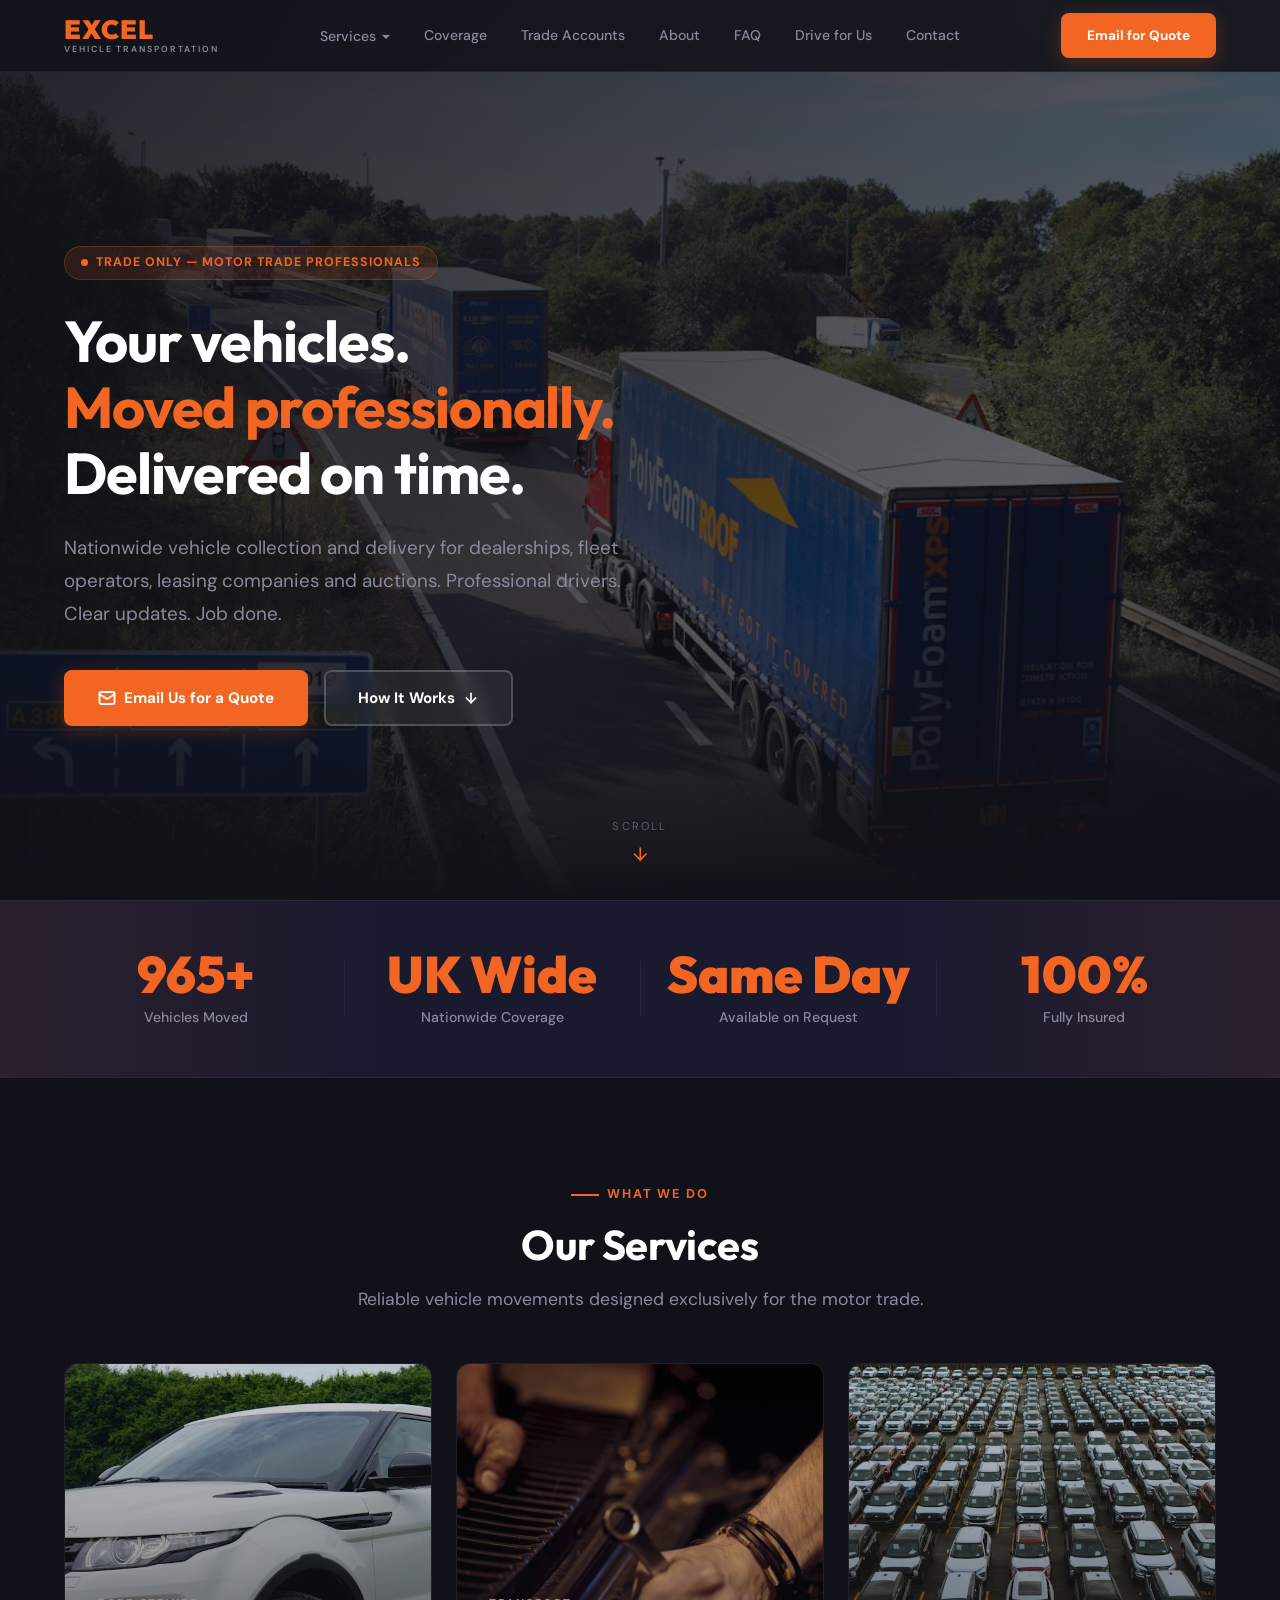
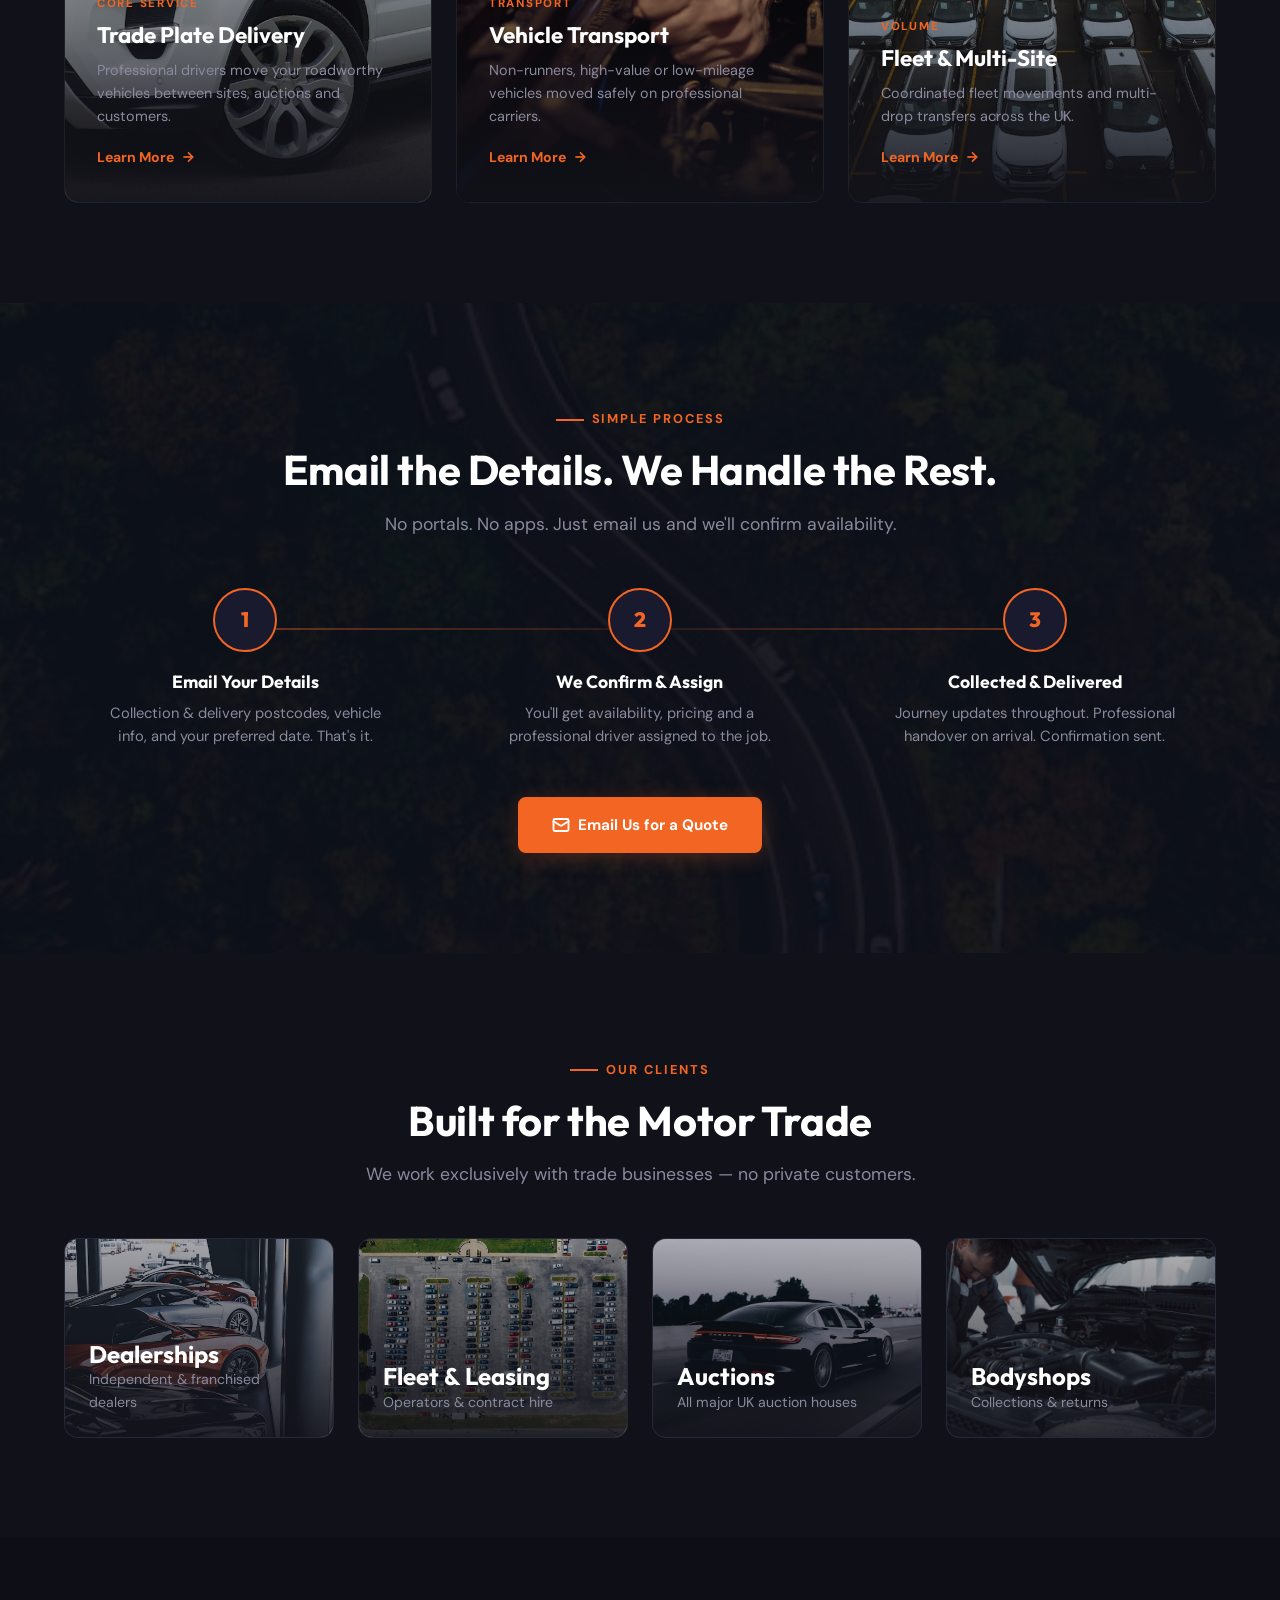
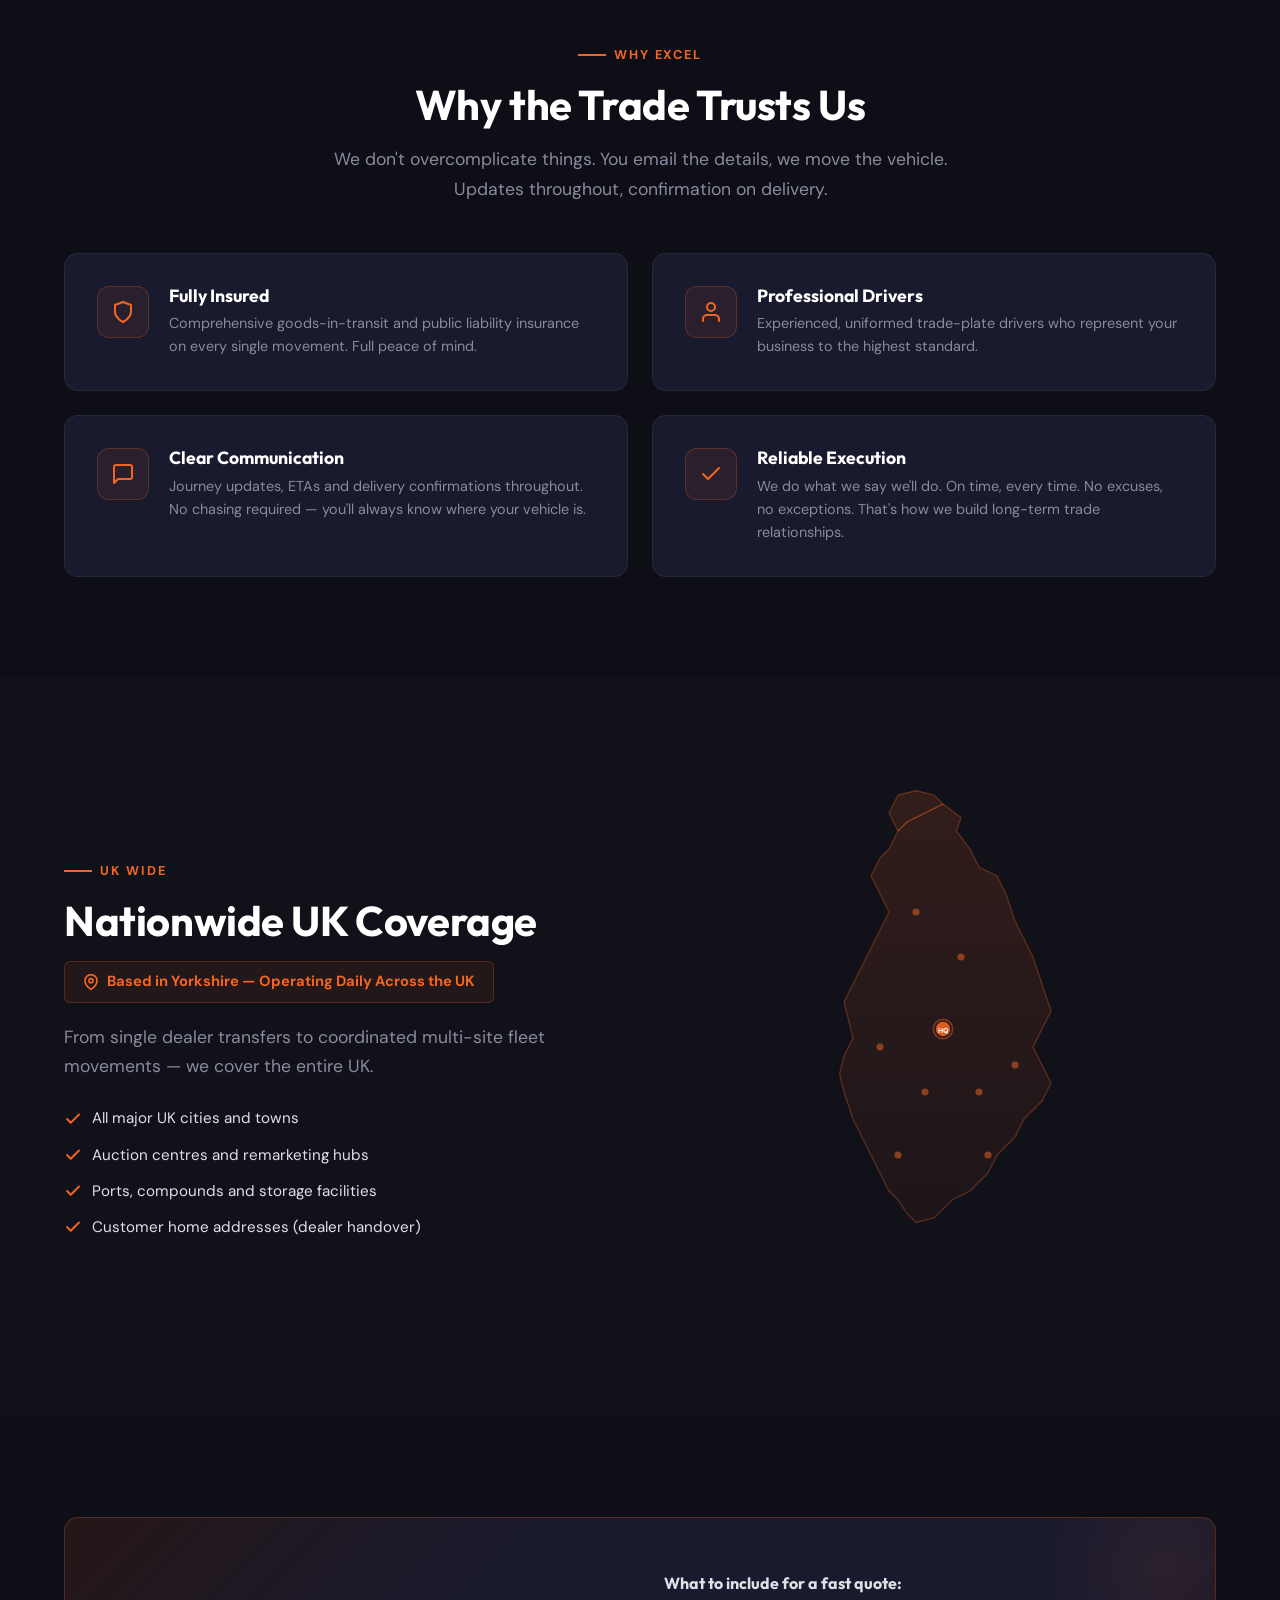
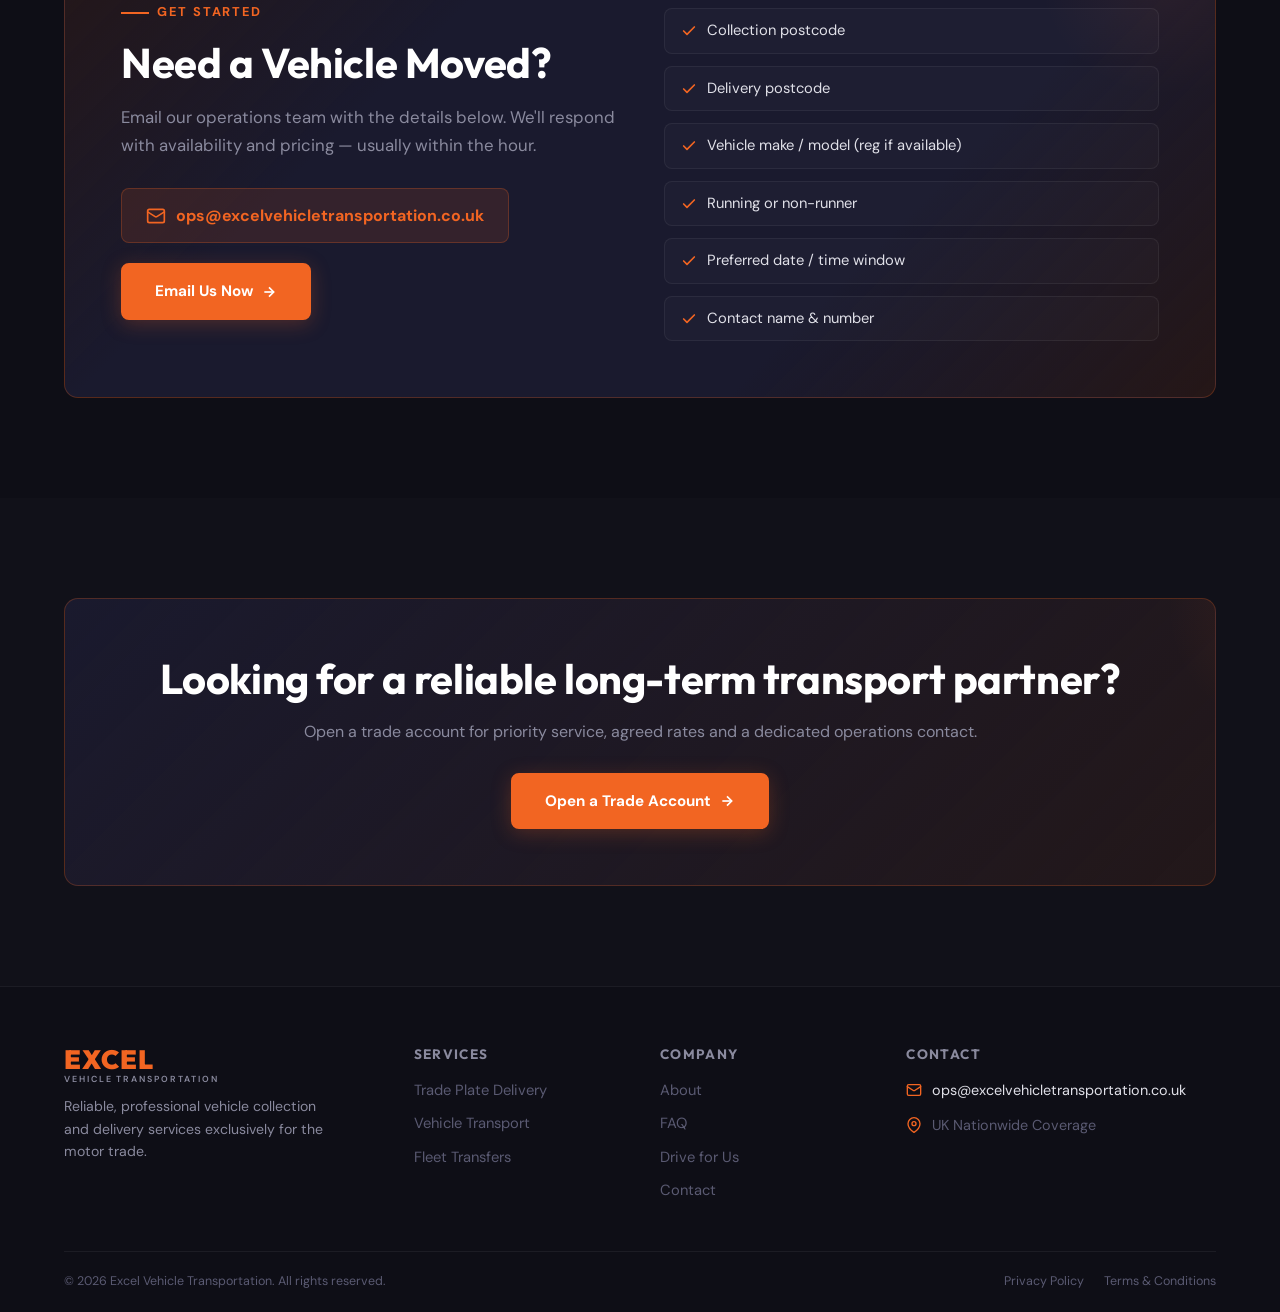
<file: index.html>
<!DOCTYPE html>
<html lang="en-GB">
<head>
  <meta charset="UTF-8">
  <meta name="viewport" content="width=device-width, initial-scale=1.0">
  <title>Excel Vehicle Transportation — Trade Vehicle Collection &amp; Delivery UK</title>
  <meta name="description" content="Professional vehicle collection and delivery for the motor trade. Trade plate drivers, vehicle transport, nationwide UK coverage. Email for a quote.">
  <link rel="preconnect" href="https://fonts.googleapis.com">
  <link rel="preconnect" href="https://fonts.gstatic.com" crossorigin>
  <link href="https://fonts.googleapis.com/css2?family=DM+Sans:wght@400;500;600;700&family=Outfit:wght@400;500;600;700;800;900&display=swap" rel="stylesheet">
  <link rel="stylesheet" href="css/style.css">
</head>
<body>

  <!-- HEADER -->
  <header class="header">
    <div class="header__inner">
      <a href="index.html" class="logo"><span class="logo__main">EXCEL</span><span class="logo__sub">Vehicle Transportation</span></a>
      <nav class="nav">
        <div class="nav__dropdown">
          <a href="services.html" class="nav__link nav__dropdown-trigger">Services</a>
          <div class="nav__dropdown-menu">
            <a href="services.html#trade-plate">Trade Plate Delivery</a>
            <a href="services.html#vehicle-transport">Vehicle Transport</a>
            <a href="services.html#add-ons">Optional Add-Ons</a>
          </div>
        </div>
        <a href="index.html#coverage" class="nav__link">Coverage</a>
        <a href="index.html#trade-account" class="nav__link">Trade Accounts</a>
        <a href="about.html" class="nav__link">About</a>
        <a href="faq.html" class="nav__link">FAQ</a>
        <a href="drive-for-us.html" class="nav__link">Drive for Us</a>
        <a href="contact.html" class="nav__link">Contact</a>
      </nav>
      <a href="contact.html" class="btn btn--primary header__cta header__cta--desktop">Email for Quote</a>
      <button class="menu-toggle" aria-label="Toggle menu"><span></span><span></span><span></span></button>
    </div>
  </header>

  <!-- ===== HERO ===== -->
  <section class="hero">
    <div class="hero__img">
      <img src="images/hero1.jpg" alt="UK motorway with vehicles in transit" loading="eager">
    </div>

    <div class="container">
      <div class="hero__content">
        <div class="hero__badge fade-up">
          <span class="hero__badge-dot"></span>
          Trade Only — Motor Trade Professionals
        </div>

        <h1 class="fade-up">Your vehicles.<br><span>Moved professionally.</span><br>Delivered on time.</h1>

        <p class="hero__text fade-up">
          Nationwide vehicle collection and delivery for dealerships, fleet operators, leasing companies and auctions. Professional drivers. Clear updates. Job done.
        </p>

        <div class="btn-group fade-up">
          <a href="mailto:ops@excelvehicletransportation.co.uk?subject=Vehicle%20Movement%20Quote" class="btn btn--primary">
            <svg width="18" height="18" viewBox="0 0 24 24" fill="none" stroke="currentColor" stroke-width="2.5" stroke-linecap="round" stroke-linejoin="round"><rect x="2" y="4" width="20" height="16" rx="2"/><path d="m22 7-8.97 5.7a1.94 1.94 0 0 1-2.06 0L2 7"/></svg>
            Email Us for a Quote
          </a>
          <a href="#how-it-works" class="btn btn--outline">
            How It Works
            <svg width="16" height="16" viewBox="0 0 24 24" fill="none" stroke="currentColor" stroke-width="2.5" stroke-linecap="round" stroke-linejoin="round"><line x1="12" y1="5" x2="12" y2="19"/><polyline points="19 12 12 19 5 12"/></svg>
          </a>
        </div>
      </div>
    </div>

    <div class="hero__scroll">
      <span>Scroll</span>
      <svg viewBox="0 0 24 24" fill="none" stroke="currentColor" stroke-width="2" stroke-linecap="round" stroke-linejoin="round"><line x1="12" y1="5" x2="12" y2="19"/><polyline points="19 12 12 19 5 12"/></svg>
    </div>
  </section>

  <!-- ===== STATS BAR ===== -->
  <div class="stats">
    <div class="container">
      <div class="stats__grid">
        <div class="stat fade-up">
          <div class="stat__number" data-count="1000">0</div>
          <div class="stat__label">Vehicles Moved</div>
        </div>
        <div class="stat fade-up">
          <div class="stat__number">UK Wide</div>
          <div class="stat__label">Nationwide Coverage</div>
        </div>
        <div class="stat fade-up">
          <div class="stat__number">Same Day</div>
          <div class="stat__label">Available on Request</div>
        </div>
        <div class="stat fade-up">
          <div class="stat__number">100%</div>
          <div class="stat__label">Fully Insured</div>
        </div>
      </div>
    </div>
  </div>

  <!-- ===== OUR SERVICES — Image Cards ===== -->
  <section class="section">
    <div class="container">
      <div class="text-center">
        <div class="section-label fade-up">What We Do</div>
        <h2 class="fade-up">Our Services</h2>
        <p class="section-subtitle centered fade-up">Reliable vehicle movements designed exclusively for the motor trade.</p>
      </div>

      <div class="services-img-grid stagger">
        <!-- Trade Plate Delivery -->
        <a href="services.html#trade-plate" class="service-img-card fade-up" style="--i:0">
          <div class="service-img-card__img">
            <img src="images/suv-road.jpg" alt="Trade plate delivery — vehicle on the road" loading="lazy">
          </div>
          <div class="service-img-card__overlay"></div>
          <div class="service-img-card__content">
            <div class="service-img-card__tag">Core Service</div>
            <h3>Trade Plate Delivery</h3>
            <p>Professional drivers move your roadworthy vehicles between sites, auctions and customers.</p>
            <div class="service-img-card__cta">
              Learn More
              <svg viewBox="0 0 24 24"><line x1="5" y1="12" x2="19" y2="12"/><polyline points="12 5 19 12 12 19"/></svg>
            </div>
          </div>
        </a>

        <!-- Vehicle Transport -->
        <a href="services.html#vehicle-transport" class="service-img-card fade-up" style="--i:1">
          <div class="service-img-card__img">
            <img src="images/car-transport.jpg" alt="Vehicle transport on carrier" loading="lazy">
          </div>
          <div class="service-img-card__overlay"></div>
          <div class="service-img-card__content">
            <div class="service-img-card__tag">Transport</div>
            <h3>Vehicle Transport</h3>
            <p>Non-runners, high-value or low-mileage vehicles moved safely on professional carriers.</p>
            <div class="service-img-card__cta">
              Learn More
              <svg viewBox="0 0 24 24"><line x1="5" y1="12" x2="19" y2="12"/><polyline points="12 5 19 12 12 19"/></svg>
            </div>
          </div>
        </a>

        <!-- Fleet & Multi-Site -->
        <a href="services.html#add-ons" class="service-img-card fade-up" style="--i:2">
          <div class="service-img-card__img">
            <img src="images/fleet-aerial.jpg" alt="Fleet of vehicles in storage yard" loading="lazy">
          </div>
          <div class="service-img-card__overlay"></div>
          <div class="service-img-card__content">
            <div class="service-img-card__tag">Volume</div>
            <h3>Fleet &amp; Multi-Site</h3>
            <p>Coordinated fleet movements and multi-drop transfers across the UK.</p>
            <div class="service-img-card__cta">
              Learn More
              <svg viewBox="0 0 24 24"><line x1="5" y1="12" x2="19" y2="12"/><polyline points="12 5 19 12 12 19"/></svg>
            </div>
          </div>
        </a>
      </div>
    </div>
  </section>

  <!-- ===== HOW IT WORKS ===== -->
  <section class="section section--img-bg" id="how-it-works">
    <div class="section__bg">
      <img src="images/road.jpg" alt="" loading="lazy">
    </div>
    <div class="container">
      <div class="text-center">
        <div class="section-label fade-up">Simple Process</div>
        <h2 class="fade-up">Email the Details. We Handle the Rest.</h2>
        <p class="section-subtitle centered fade-up">No portals. No apps. Just email us and we'll confirm availability.</p>
      </div>

      <div class="steps stagger">
        <div class="step fade-up" style="--i:0">
          <div class="step__number">1</div>
          <h3>Email Your Details</h3>
          <p>Collection &amp; delivery postcodes, vehicle info, and your preferred date. That's it.</p>
        </div>
        <div class="step fade-up" style="--i:1">
          <div class="step__number">2</div>
          <h3>We Confirm &amp; Assign</h3>
          <p>You'll get availability, pricing and a professional driver assigned to the job.</p>
        </div>
        <div class="step fade-up" style="--i:2">
          <div class="step__number">3</div>
          <h3>Collected &amp; Delivered</h3>
          <p>Journey updates throughout. Professional handover on arrival. Confirmation sent.</p>
        </div>
      </div>

      <div class="text-center fade-up" style="margin-top:48px;">
        <a href="mailto:ops@excelvehicletransportation.co.uk?subject=Vehicle%20Movement%20Quote" class="btn btn--primary">
          <svg width="18" height="18" viewBox="0 0 24 24" fill="none" stroke="currentColor" stroke-width="2.5" stroke-linecap="round" stroke-linejoin="round"><rect x="2" y="4" width="20" height="16" rx="2"/><path d="m22 7-8.97 5.7a1.94 1.94 0 0 1-2.06 0L2 7"/></svg>
          Email Us for a Quote
        </a>
      </div>
    </div>
  </section>

  <!-- ===== WHO WE WORK WITH ===== -->
  <section class="section">
    <div class="container">
      <div class="text-center">
        <div class="section-label fade-up">Our Clients</div>
        <h2 class="fade-up">Built for the Motor Trade</h2>
        <p class="section-subtitle centered fade-up">We work exclusively with trade businesses — no private customers.</p>
      </div>

      <div class="clients-grid stagger">
        <div class="client-card client-card--img fade-up" style="--i:0">
          <div class="client-card__bg"><img src="images/car-rows.jpg" alt="Cars in dealership showroom" loading="lazy"></div>
          <div class="client-card__label"><h3>Dealerships</h3><p>Independent &amp; franchised dealers</p></div>
        </div>
        <div class="client-card client-card--img fade-up" style="--i:1">
          <div class="client-card__bg"><img src="images/parking-rows.jpg" alt="Fleet vehicles parked in rows" loading="lazy"></div>
          <div class="client-card__label"><h3>Fleet &amp; Leasing</h3><p>Operators &amp; contract hire</p></div>
        </div>
        <div class="client-card client-card--img fade-up" style="--i:2">
          <div class="client-card__bg"><img src="images/auction.jpg" alt="Vehicle auction" loading="lazy"></div>
          <div class="client-card__label"><h3>Auctions</h3><p>All major UK auction houses</p></div>
        </div>
        <div class="client-card client-card--img fade-up" style="--i:3">
          <div class="client-card__bg"><img src="images/bodyshop.jpg" alt="Bodyshop and repair centre" loading="lazy"></div>
          <div class="client-card__label"><h3>Bodyshops</h3><p>Collections &amp; returns</p></div>
        </div>
      </div>
    </div>
  </section>

  <!-- ===== WHY CHOOSE US ===== -->
  <section class="section section--dark">
    <div class="container">
      <div class="text-center">
        <div class="section-label fade-up">Why Excel</div>
        <h2 class="fade-up">Why the Trade Trusts Us</h2>
        <p class="section-subtitle centered fade-up">We don't overcomplicate things. You email the details, we move the vehicle. Updates throughout, confirmation on delivery.</p>
      </div>

      <div class="why-grid stagger">
        <div class="why-card fade-up" style="--i:0">
          <div class="why-card__icon">
            <svg viewBox="0 0 24 24" fill="none" stroke="currentColor" stroke-width="2" stroke-linecap="round" stroke-linejoin="round"><path d="M12 22s8-4 8-10V5l-8-3-8 3v7c0 6 8 10 8 10z"/></svg>
          </div>
          <div>
            <h3>Fully Insured</h3>
            <p>Comprehensive goods-in-transit and public liability insurance on every single movement. Full peace of mind.</p>
          </div>
        </div>
        <div class="why-card fade-up" style="--i:1">
          <div class="why-card__icon">
            <svg viewBox="0 0 24 24" fill="none" stroke="currentColor" stroke-width="2" stroke-linecap="round" stroke-linejoin="round"><path d="M20 21v-2a4 4 0 0 0-4-4H8a4 4 0 0 0-4 4v2"/><circle cx="12" cy="7" r="4"/></svg>
          </div>
          <div>
            <h3>Professional Drivers</h3>
            <p>Experienced, uniformed trade-plate drivers who represent your business to the highest standard.</p>
          </div>
        </div>
        <div class="why-card fade-up" style="--i:2">
          <div class="why-card__icon">
            <svg viewBox="0 0 24 24" fill="none" stroke="currentColor" stroke-width="2" stroke-linecap="round" stroke-linejoin="round"><path d="M21 15a2 2 0 0 1-2 2H7l-4 4V5a2 2 0 0 1 2-2h14a2 2 0 0 1 2 2z"/></svg>
          </div>
          <div>
            <h3>Clear Communication</h3>
            <p>Journey updates, ETAs and delivery confirmations throughout. No chasing required — you'll always know where your vehicle is.</p>
          </div>
        </div>
        <div class="why-card fade-up" style="--i:3">
          <div class="why-card__icon">
            <svg viewBox="0 0 24 24" fill="none" stroke="currentColor" stroke-width="2" stroke-linecap="round" stroke-linejoin="round"><polyline points="20 6 9 17 4 12"/></svg>
          </div>
          <div>
            <h3>Reliable Execution</h3>
            <p>We do what we say we'll do. On time, every time. No excuses, no exceptions. That's how we build long-term trade relationships.</p>
          </div>
        </div>
      </div>
    </div>
  </section>

  <!-- ===== NATIONWIDE COVERAGE ===== -->
  <section class="section" id="coverage">
    <div class="container">
      <div class="coverage">
        <div class="coverage__inner">
          <div class="coverage__text fade-up">
            <div class="section-label">UK Wide</div>
            <h2>Nationwide UK Coverage</h2>
            <div class="coverage__highlight">
              <svg width="16" height="16" viewBox="0 0 24 24" fill="none" stroke="currentColor" stroke-width="2.5" stroke-linecap="round" stroke-linejoin="round"><path d="M21 10c0 7-9 13-9 13s-9-6-9-13a9 9 0 0 1 18 0z"/><circle cx="12" cy="10" r="3"/></svg>
              Based in Yorkshire — Operating Daily Across the UK
            </div>
            <p class="section-subtitle">From single dealer transfers to coordinated multi-site fleet movements — we cover the entire UK.</p>
            <ul class="coverage__list">
              <li><svg viewBox="0 0 24 24" fill="none" stroke="currentColor" stroke-width="2.5" stroke-linecap="round" stroke-linejoin="round"><polyline points="20 6 9 17 4 12"/></svg>All major UK cities and towns</li>
              <li><svg viewBox="0 0 24 24" fill="none" stroke="currentColor" stroke-width="2.5" stroke-linecap="round" stroke-linejoin="round"><polyline points="20 6 9 17 4 12"/></svg>Auction centres and remarketing hubs</li>
              <li><svg viewBox="0 0 24 24" fill="none" stroke="currentColor" stroke-width="2.5" stroke-linecap="round" stroke-linejoin="round"><polyline points="20 6 9 17 4 12"/></svg>Ports, compounds and storage facilities</li>
              <li><svg viewBox="0 0 24 24" fill="none" stroke="currentColor" stroke-width="2.5" stroke-linecap="round" stroke-linejoin="round"><polyline points="20 6 9 17 4 12"/></svg>Customer home addresses (dealer handover)</li>
            </ul>
          </div>

          <div class="coverage__map fade-up">
            <svg viewBox="0 0 400 600" fill="none" xmlns="http://www.w3.org/2000/svg">
              <defs>
                <linearGradient id="map-grad" x1="200" y1="0" x2="200" y2="600" gradientUnits="userSpaceOnUse">
                  <stop offset="0" stop-color="#F26522" stop-opacity="0.15"/>
                  <stop offset="1" stop-color="#F26522" stop-opacity="0.03"/>
                </linearGradient>
              </defs>
              <path d="M180 40 L200 30 L220 45 L215 60 L230 80 L240 100 L260 110 L270 130 L280 160 L290 180 L300 200 L310 230 L320 260 L310 280 L300 300 L310 320 L320 340 L310 360 L290 380 L280 400 L260 420 L250 440 L240 450 L230 460 L210 470 L200 480 L190 490 L170 495 L160 485 L150 470 L140 460 L130 440 L120 420 L110 400 L100 380 L90 350 L85 330 L90 310 L100 290 L95 270 L90 250 L100 230 L110 210 L120 190 L130 170 L140 150 L130 130 L120 110 L130 90 L140 80 L150 60 L160 50 Z" fill="url(#map-grad)" stroke="#F26522" stroke-width="1.5" stroke-opacity="0.3"/>
              <path d="M150 60 L140 40 L150 20 L170 15 L190 20 L200 30 L180 40 L160 50 Z" fill="url(#map-grad)" stroke="#F26522" stroke-width="1.5" stroke-opacity="0.3"/>
              <circle cx="200" cy="280" r="8" fill="#F26522" opacity="0.9"/>
              <text x="200" y="284" text-anchor="middle" fill="white" font-size="8" font-weight="bold">HQ</text>
              <circle cx="180" cy="350" r="4" fill="#F26522" opacity="0.5"/>
              <circle cx="250" cy="420" r="4" fill="#F26522" opacity="0.5"/>
              <circle cx="220" cy="200" r="4" fill="#F26522" opacity="0.5"/>
              <circle cx="170" cy="150" r="4" fill="#F26522" opacity="0.5"/>
              <circle cx="280" cy="320" r="4" fill="#F26522" opacity="0.5"/>
              <circle cx="150" cy="420" r="4" fill="#F26522" opacity="0.5"/>
              <circle cx="130" cy="300" r="4" fill="#F26522" opacity="0.5"/>
              <circle cx="240" cy="350" r="4" fill="#F26522" opacity="0.5"/>
              <circle cx="200" cy="280" r="8" fill="none" stroke="#F26522" stroke-width="2" opacity="0.4">
                <animate attributeName="r" from="8" to="24" dur="2s" repeatCount="indefinite"/>
                <animate attributeName="opacity" from="0.5" to="0" dur="2s" repeatCount="indefinite"/>
              </circle>
            </svg>
          </div>
        </div>
      </div>
    </div>
  </section>

  <!-- ===== QUICK QUOTE CTA ===== -->
  <section class="section section--dark" id="trade-account">
    <div class="container">
      <div class="quick-quote fade-up">
        <div class="quick-quote__inner">
          <div class="quick-quote__left">
            <div class="section-label">Get Started</div>
            <h2>Need a Vehicle Moved?</h2>
            <p>Email our operations team with the details below. We'll respond with availability and pricing — usually within the hour.</p>
            <a href="mailto:ops@excelvehicletransportation.co.uk?subject=Vehicle%20Movement%20Quote" class="quick-quote__email">
              <svg viewBox="0 0 24 24" fill="none" stroke="currentColor" stroke-width="2" stroke-linecap="round" stroke-linejoin="round"><rect x="2" y="4" width="20" height="16" rx="2"/><path d="m22 7-8.97 5.7a1.94 1.94 0 0 1-2.06 0L2 7"/></svg>
              ops@excelvehicletransportation.co.uk
            </a>
            <br>
            <a href="mailto:ops@excelvehicletransportation.co.uk?subject=Vehicle%20Movement%20Quote" class="btn btn--primary">
              Email Us Now
              <svg class="arrow-icon" viewBox="0 0 24 24"><line x1="5" y1="12" x2="19" y2="12"/><polyline points="12 5 19 12 12 19"/></svg>
            </a>
          </div>
          <div class="quick-quote__right">
            <h3>What to include for a fast quote:</h3>
            <ul class="quote-checklist">
              <li><svg viewBox="0 0 24 24" fill="none" stroke="currentColor" stroke-width="2.5" stroke-linecap="round" stroke-linejoin="round"><polyline points="20 6 9 17 4 12"/></svg>Collection postcode</li>
              <li><svg viewBox="0 0 24 24" fill="none" stroke="currentColor" stroke-width="2.5" stroke-linecap="round" stroke-linejoin="round"><polyline points="20 6 9 17 4 12"/></svg>Delivery postcode</li>
              <li><svg viewBox="0 0 24 24" fill="none" stroke="currentColor" stroke-width="2.5" stroke-linecap="round" stroke-linejoin="round"><polyline points="20 6 9 17 4 12"/></svg>Vehicle make / model (reg if available)</li>
              <li><svg viewBox="0 0 24 24" fill="none" stroke="currentColor" stroke-width="2.5" stroke-linecap="round" stroke-linejoin="round"><polyline points="20 6 9 17 4 12"/></svg>Running or non-runner</li>
              <li><svg viewBox="0 0 24 24" fill="none" stroke="currentColor" stroke-width="2.5" stroke-linecap="round" stroke-linejoin="round"><polyline points="20 6 9 17 4 12"/></svg>Preferred date / time window</li>
              <li><svg viewBox="0 0 24 24" fill="none" stroke="currentColor" stroke-width="2.5" stroke-linecap="round" stroke-linejoin="round"><polyline points="20 6 9 17 4 12"/></svg>Contact name &amp; number</li>
            </ul>
          </div>
        </div>
      </div>
    </div>
  </section>

  <!-- ===== TRADE ACCOUNT ===== -->
  <section class="section">
    <div class="container">
      <div class="cta-banner fade-up">
        <h2>Looking for a reliable long-term transport partner?</h2>
        <p>Open a trade account for priority service, agreed rates and a dedicated operations contact.</p>
        <a href="mailto:ops@excelvehicletransportation.co.uk?subject=Trade%20Account%20Enquiry" class="btn btn--primary">
          Open a Trade Account
          <svg class="arrow-icon" viewBox="0 0 24 24"><line x1="5" y1="12" x2="19" y2="12"/><polyline points="12 5 19 12 12 19"/></svg>
        </a>
      </div>
    </div>
  </section>

  <!-- FOOTER -->
  <footer class="footer">
    <div class="container">
      <div class="footer__grid">
        <div class="footer__brand">
          <a href="index.html" class="logo"><span class="logo__main">EXCEL</span><span class="logo__sub">Vehicle Transportation</span></a>
          <p>Reliable, professional vehicle collection and delivery services exclusively for the motor trade.</p>
        </div>
        <div><h4>Services</h4><div class="footer__links"><a href="services.html#trade-plate">Trade Plate Delivery</a><a href="services.html#vehicle-transport">Vehicle Transport</a><a href="services.html#add-ons">Fleet Transfers</a></div></div>
        <div><h4>Company</h4><div class="footer__links"><a href="about.html">About</a><a href="faq.html">FAQ</a><a href="drive-for-us.html">Drive for Us</a><a href="contact.html">Contact</a></div></div>
        <div>
          <h4>Contact</h4>
          <div class="footer__contact-item"><svg viewBox="0 0 24 24" fill="none" stroke="currentColor" stroke-width="2" stroke-linecap="round" stroke-linejoin="round"><rect x="2" y="4" width="20" height="16" rx="2"/><path d="m22 7-8.97 5.7a1.94 1.94 0 0 1-2.06 0L2 7"/></svg><a href="mailto:ops@excelvehicletransportation.co.uk">ops@excelvehicletransportation.co.uk</a></div>
          <div class="footer__contact-item"><svg viewBox="0 0 24 24" fill="none" stroke="currentColor" stroke-width="2" stroke-linecap="round" stroke-linejoin="round"><path d="M21 10c0 7-9 13-9 13s-9-6-9-13a9 9 0 0 1 18 0z"/><circle cx="12" cy="10" r="3"/></svg>UK Nationwide Coverage</div>
        </div>
      </div>
      <div class="footer__bottom">
        <p>&copy; 2026 Excel Vehicle Transportation. All rights reserved.</p>
        <div class="footer__bottom-links"><a href="#">Privacy Policy</a><a href="#">Terms &amp; Conditions</a></div>
      </div>
    </div>
  </footer>

  <!-- Mobile CTA -->
  <div class="mobile-cta">
    <a href="mailto:ops@excelvehicletransportation.co.uk?subject=Vehicle%20Movement%20Quote" class="btn btn--primary">
      <svg width="18" height="18" viewBox="0 0 24 24" fill="none" stroke="currentColor" stroke-width="2.5" stroke-linecap="round" stroke-linejoin="round"><rect x="2" y="4" width="20" height="16" rx="2"/><path d="m22 7-8.97 5.7a1.94 1.94 0 0 1-2.06 0L2 7"/></svg>
      Email for a Quote
    </a>
  </div>

  <script src="js/main.js"></script>
</body>
</html>
</file>
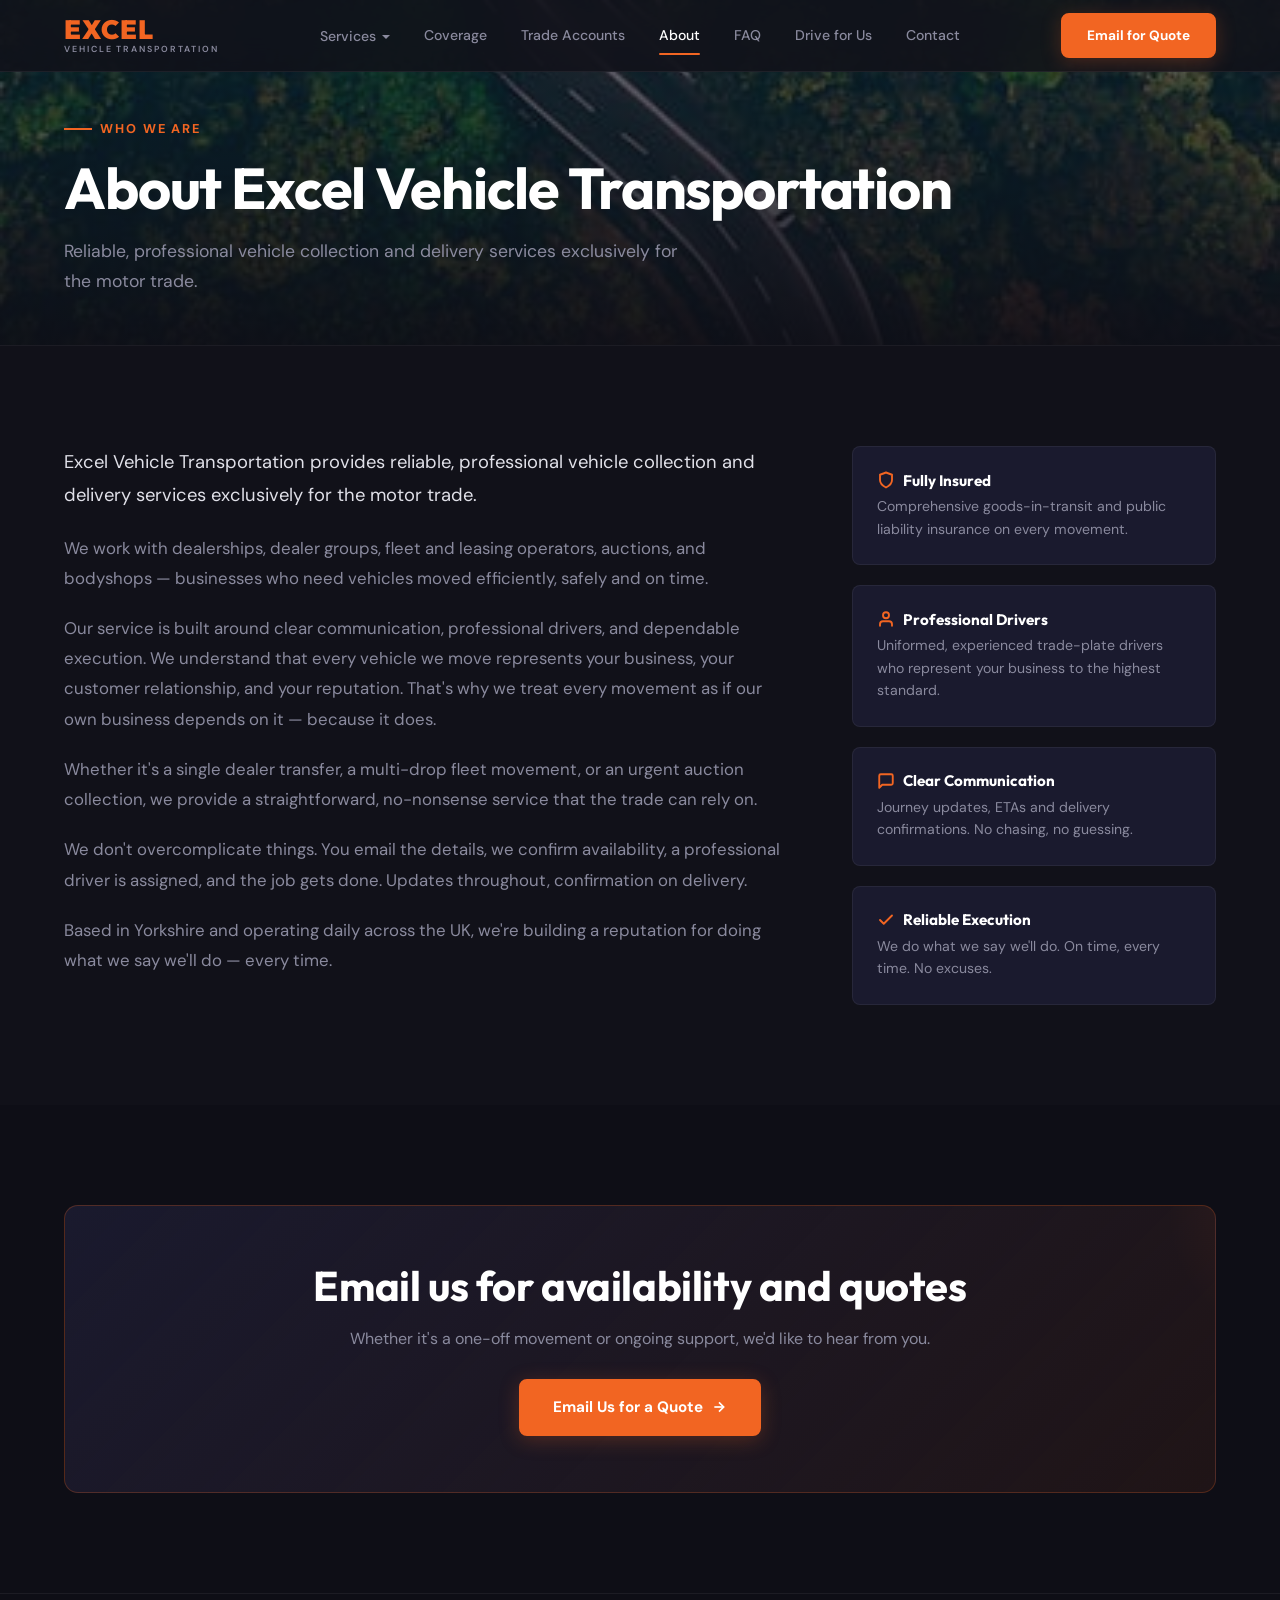
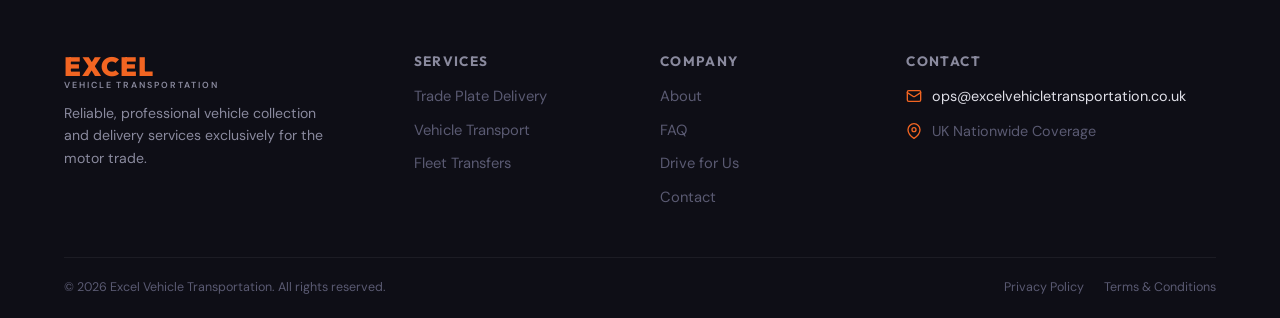
<file: about.html>
<!DOCTYPE html>
<html lang="en-GB">
<head>
  <meta charset="UTF-8">
  <meta name="viewport" content="width=device-width, initial-scale=1.0">
  <title>About — Excel Vehicle Transportation</title>
  <meta name="description" content="About Excel Vehicle Transportation. Reliable, professional vehicle collection and delivery exclusively for the motor trade.">
  <link rel="preconnect" href="https://fonts.googleapis.com">
  <link rel="preconnect" href="https://fonts.gstatic.com" crossorigin>
  <link href="https://fonts.googleapis.com/css2?family=DM+Sans:wght@400;500;600;700&family=Outfit:wght@400;500;600;700;800;900&display=swap" rel="stylesheet">
  <link rel="stylesheet" href="css/style.css">
</head>
<body>

  <!-- HEADER -->
  <header class="header">
    <div class="header__inner">
      <a href="index.html" class="logo"><span class="logo__main">EXCEL</span><span class="logo__sub">Vehicle Transportation</span></a>
      <nav class="nav">
        <div class="nav__dropdown">
          <a href="services.html" class="nav__link nav__dropdown-trigger">Services</a>
          <div class="nav__dropdown-menu">
            <a href="services.html#trade-plate">Trade Plate Delivery</a>
            <a href="services.html#vehicle-transport">Vehicle Transport</a>
            <a href="services.html#add-ons">Optional Add-Ons</a>
          </div>
        </div>
        <a href="index.html#coverage" class="nav__link">Coverage</a>
        <a href="index.html#trade-account" class="nav__link">Trade Accounts</a>
        <a href="about.html" class="nav__link active">About</a>
        <a href="faq.html" class="nav__link">FAQ</a>
        <a href="drive-for-us.html" class="nav__link">Drive for Us</a>
        <a href="contact.html" class="nav__link">Contact</a>
      </nav>
      <a href="contact.html" class="btn btn--primary header__cta header__cta--desktop">Email for Quote</a>
      <button class="menu-toggle" aria-label="Toggle menu"><span></span><span></span><span></span></button>
    </div>
  </header>

  <!-- PAGE HERO -->
  <section class="page-hero page-hero--img">
    <div class="page-hero__bg">
      <img src="images/road.jpg" alt="UK road through countryside" loading="eager">
    </div>
    <div class="container">
      <div class="section-label fade-up">Who We Are</div>
      <h1 class="fade-up">About Excel Vehicle Transportation</h1>
      <p class="section-subtitle fade-up">Reliable, professional vehicle collection and delivery services exclusively for the motor trade.</p>
    </div>
  </section>

  <!-- ABOUT CONTENT -->
  <section class="section">
    <div class="container">
      <div class="about-content">
        <div class="about-content__text fade-up">
          <p>Excel Vehicle Transportation provides reliable, professional vehicle collection and delivery services exclusively for the motor trade.</p>
          <p>We work with dealerships, dealer groups, fleet and leasing operators, auctions, and bodyshops — businesses who need vehicles moved efficiently, safely and on time.</p>
          <p>Our service is built around clear communication, professional drivers, and dependable execution. We understand that every vehicle we move represents your business, your customer relationship, and your reputation. That's why we treat every movement as if our own business depends on it — because it does.</p>
          <p>Whether it's a single dealer transfer, a multi-drop fleet movement, or an urgent auction collection, we provide a straightforward, no-nonsense service that the trade can rely on.</p>
          <p>We don't overcomplicate things. You email the details, we confirm availability, a professional driver is assigned, and the job gets done. Updates throughout, confirmation on delivery.</p>
          <p>Based in Yorkshire and operating daily across the UK, we're building a reputation for doing what we say we'll do — every time.</p>
        </div>

        <div class="about-values fade-up">
          <div class="about-value">
            <h4><svg viewBox="0 0 24 24" fill="none" stroke="currentColor" stroke-width="2.5" stroke-linecap="round" stroke-linejoin="round"><path d="M12 22s8-4 8-10V5l-8-3-8 3v7c0 6 8 10 8 10z"/></svg>Fully Insured</h4>
            <p>Comprehensive goods-in-transit and public liability insurance on every movement.</p>
          </div>
          <div class="about-value">
            <h4><svg viewBox="0 0 24 24" fill="none" stroke="currentColor" stroke-width="2.5" stroke-linecap="round" stroke-linejoin="round"><path d="M20 21v-2a4 4 0 0 0-4-4H8a4 4 0 0 0-4 4v2"/><circle cx="12" cy="7" r="4"/></svg>Professional Drivers</h4>
            <p>Uniformed, experienced trade-plate drivers who represent your business to the highest standard.</p>
          </div>
          <div class="about-value">
            <h4><svg viewBox="0 0 24 24" fill="none" stroke="currentColor" stroke-width="2.5" stroke-linecap="round" stroke-linejoin="round"><path d="M21 15a2 2 0 0 1-2 2H7l-4 4V5a2 2 0 0 1 2-2h14a2 2 0 0 1 2 2z"/></svg>Clear Communication</h4>
            <p>Journey updates, ETAs and delivery confirmations. No chasing, no guessing.</p>
          </div>
          <div class="about-value">
            <h4><svg viewBox="0 0 24 24" fill="none" stroke="currentColor" stroke-width="2.5" stroke-linecap="round" stroke-linejoin="round"><polyline points="20 6 9 17 4 12"/></svg>Reliable Execution</h4>
            <p>We do what we say we'll do. On time, every time. No excuses.</p>
          </div>
        </div>
      </div>
    </div>
  </section>

  <!-- CTA -->
  <section class="section section--dark">
    <div class="container">
      <div class="cta-banner fade-up">
        <h2>Email us for availability and quotes</h2>
        <p>Whether it's a one-off movement or ongoing support, we'd like to hear from you.</p>
        <a href="mailto:ops@excelvehicletransportation.co.uk?subject=Vehicle%20Movement%20Quote" class="btn btn--primary">
          Email Us for a Quote
          <svg class="arrow-icon" viewBox="0 0 24 24"><line x1="5" y1="12" x2="19" y2="12"/><polyline points="12 5 19 12 12 19"/></svg>
        </a>
      </div>
    </div>
  </section>

  <!-- FOOTER -->
  <footer class="footer">
    <div class="container">
      <div class="footer__grid">
        <div class="footer__brand"><a href="index.html" class="logo"><span class="logo__main">EXCEL</span><span class="logo__sub">Vehicle Transportation</span></a><p>Reliable, professional vehicle collection and delivery services exclusively for the motor trade.</p></div>
        <div><h4>Services</h4><div class="footer__links"><a href="services.html#trade-plate">Trade Plate Delivery</a><a href="services.html#vehicle-transport">Vehicle Transport</a><a href="services.html#add-ons">Fleet Transfers</a></div></div>
        <div><h4>Company</h4><div class="footer__links"><a href="about.html">About</a><a href="faq.html">FAQ</a><a href="drive-for-us.html">Drive for Us</a><a href="contact.html">Contact</a></div></div>
        <div>
          <h4>Contact</h4>
          <div class="footer__contact-item"><svg viewBox="0 0 24 24" fill="none" stroke="currentColor" stroke-width="2" stroke-linecap="round" stroke-linejoin="round"><rect x="2" y="4" width="20" height="16" rx="2"/><path d="m22 7-8.97 5.7a1.94 1.94 0 0 1-2.06 0L2 7"/></svg><a href="mailto:ops@excelvehicletransportation.co.uk">ops@excelvehicletransportation.co.uk</a></div>
          <div class="footer__contact-item"><svg viewBox="0 0 24 24" fill="none" stroke="currentColor" stroke-width="2" stroke-linecap="round" stroke-linejoin="round"><path d="M21 10c0 7-9 13-9 13s-9-6-9-13a9 9 0 0 1 18 0z"/><circle cx="12" cy="10" r="3"/></svg>UK Nationwide Coverage</div>
        </div>
      </div>
      <div class="footer__bottom"><p>&copy; 2026 Excel Vehicle Transportation. All rights reserved.</p><div class="footer__bottom-links"><a href="#">Privacy Policy</a><a href="#">Terms &amp; Conditions</a></div></div>
    </div>
  </footer>
  <script src="js/main.js"></script>
</body>
</html>
</file>
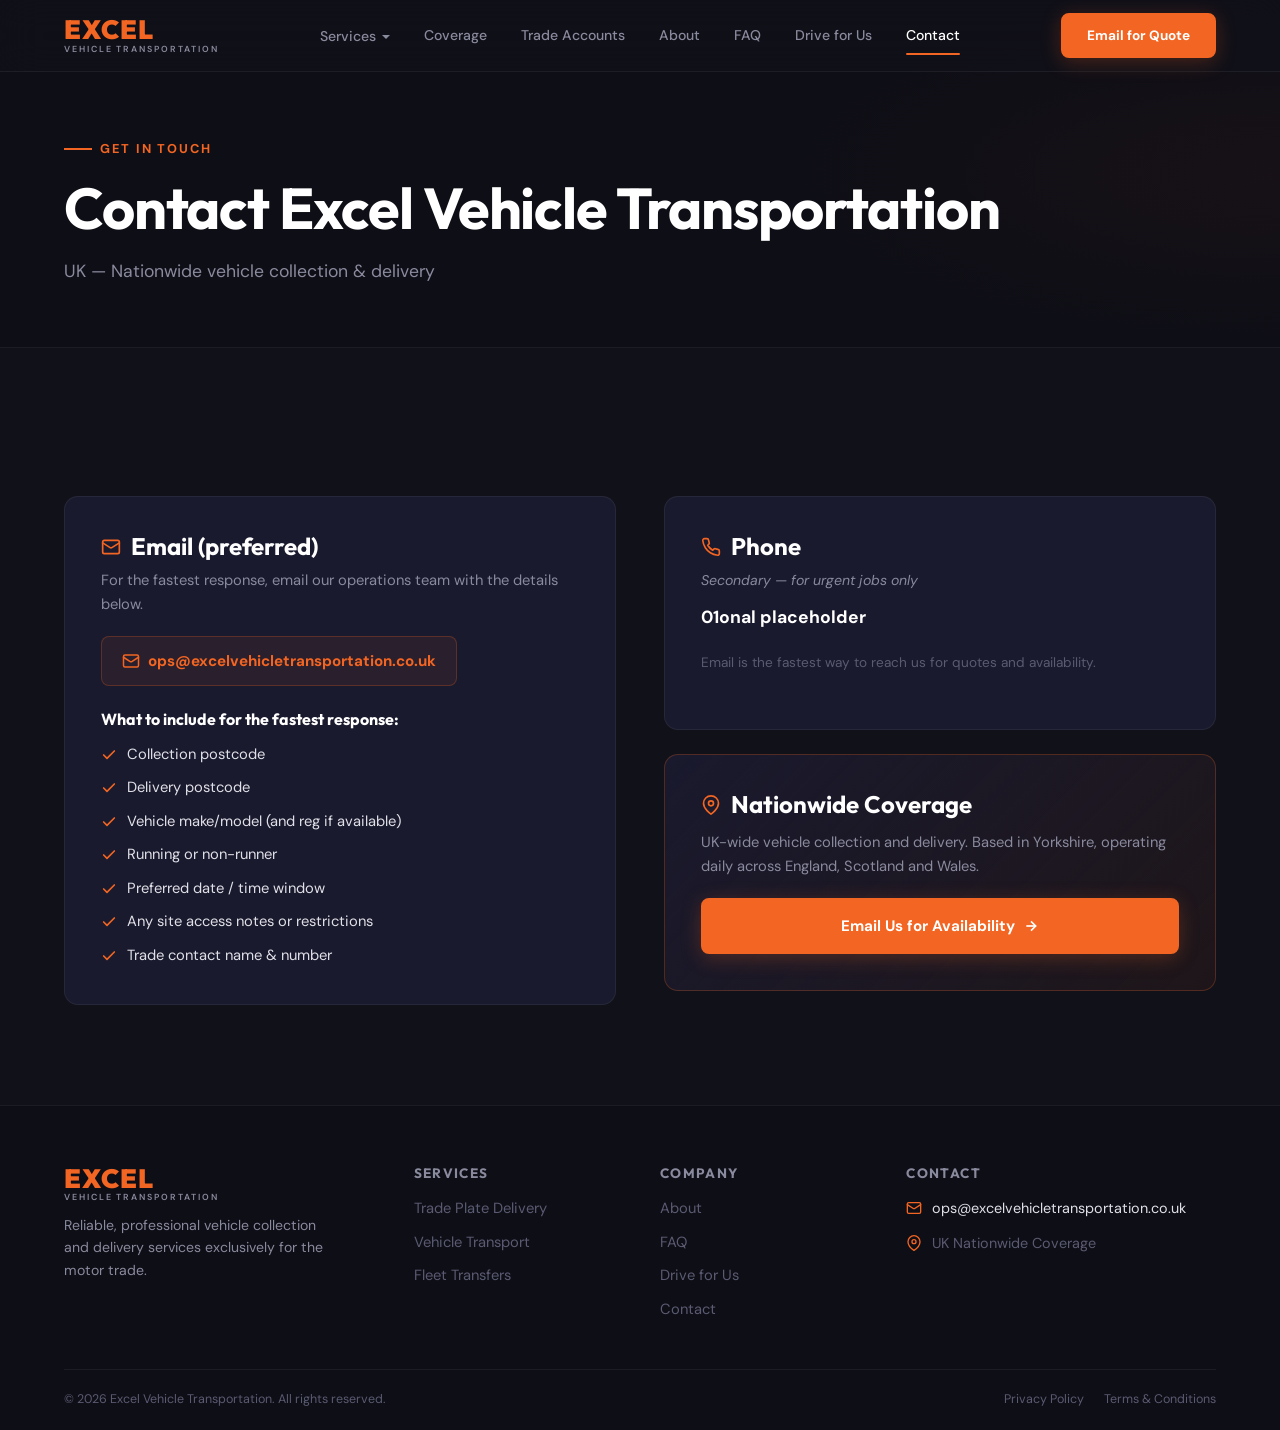
<file: contact.html>
<!DOCTYPE html>
<html lang="en-GB">
<head>
  <meta charset="UTF-8">
  <meta name="viewport" content="width=device-width, initial-scale=1.0">
  <title>Contact — Excel Vehicle Transportation</title>
  <meta name="description" content="Contact Excel Vehicle Transportation for trade vehicle collection and delivery quotes. Email ops@excelvehicletransportation.co.uk">
  <link rel="preconnect" href="https://fonts.googleapis.com">
  <link rel="preconnect" href="https://fonts.gstatic.com" crossorigin>
  <link href="https://fonts.googleapis.com/css2?family=DM+Sans:wght@400;500;600;700&family=Outfit:wght@400;500;600;700;800;900&display=swap" rel="stylesheet">
  <link rel="stylesheet" href="css/style.css">
</head>
<body>

  <!-- HEADER -->
  <header class="header">
    <div class="header__inner">
      <a href="index.html" class="logo"><span class="logo__main">EXCEL</span><span class="logo__sub">Vehicle Transportation</span></a>
      <nav class="nav">
        <div class="nav__dropdown">
          <a href="services.html" class="nav__link nav__dropdown-trigger">Services</a>
          <div class="nav__dropdown-menu">
            <a href="services.html#trade-plate">Trade Plate Delivery</a>
            <a href="services.html#vehicle-transport">Vehicle Transport</a>
            <a href="services.html#add-ons">Optional Add-Ons</a>
          </div>
        </div>
        <a href="index.html#coverage" class="nav__link">Coverage</a>
        <a href="index.html#trade-account" class="nav__link">Trade Accounts</a>
        <a href="about.html" class="nav__link">About</a>
        <a href="faq.html" class="nav__link">FAQ</a>
        <a href="drive-for-us.html" class="nav__link">Drive for Us</a>
        <a href="contact.html" class="nav__link active">Contact</a>
      </nav>
      <a href="contact.html" class="btn btn--primary header__cta header__cta--desktop">Email for Quote</a>
      <button class="menu-toggle" aria-label="Toggle menu"><span></span><span></span><span></span></button>
    </div>
  </header>

  <!-- PAGE HERO -->
  <section class="page-hero">
    <div class="container">
      <div class="section-label fade-up">Get In Touch</div>
      <h1 class="fade-up">Contact Excel Vehicle Transportation</h1>
      <p class="section-subtitle fade-up">UK — Nationwide vehicle collection &amp; delivery</p>
    </div>
  </section>

  <!-- CONTACT CONTENT -->
  <section class="section">
    <div class="container">
      <div class="contact-grid">

        <!-- Email (preferred) -->
        <div class="contact-block fade-up">
          <h3>
            <svg viewBox="0 0 24 24" fill="none" stroke="currentColor" stroke-width="2" stroke-linecap="round" stroke-linejoin="round"><rect x="2" y="4" width="20" height="16" rx="2"/><path d="m22 7-8.97 5.7a1.94 1.94 0 0 1-2.06 0L2 7"/></svg>
            Email (preferred)
          </h3>
          <p>For the fastest response, email our operations team with the details below.</p>

          <a href="mailto:ops@excelvehicletransportation.co.uk" class="contact-email">
            <svg viewBox="0 0 24 24" fill="none" stroke="currentColor" stroke-width="2" stroke-linecap="round" stroke-linejoin="round"><rect x="2" y="4" width="20" height="16" rx="2"/><path d="m22 7-8.97 5.7a1.94 1.94 0 0 1-2.06 0L2 7"/></svg>
            ops@excelvehicletransportation.co.uk
          </a>

          <h3 style="font-size:1rem;margin-bottom:14px;">What to include for the fastest response:</h3>
          <ul class="info-list">
            <li>
              <svg viewBox="0 0 24 24" fill="none" stroke="currentColor" stroke-width="2.5" stroke-linecap="round" stroke-linejoin="round"><polyline points="20 6 9 17 4 12"/></svg>
              Collection postcode
            </li>
            <li>
              <svg viewBox="0 0 24 24" fill="none" stroke="currentColor" stroke-width="2.5" stroke-linecap="round" stroke-linejoin="round"><polyline points="20 6 9 17 4 12"/></svg>
              Delivery postcode
            </li>
            <li>
              <svg viewBox="0 0 24 24" fill="none" stroke="currentColor" stroke-width="2.5" stroke-linecap="round" stroke-linejoin="round"><polyline points="20 6 9 17 4 12"/></svg>
              Vehicle make/model (and reg if available)
            </li>
            <li>
              <svg viewBox="0 0 24 24" fill="none" stroke="currentColor" stroke-width="2.5" stroke-linecap="round" stroke-linejoin="round"><polyline points="20 6 9 17 4 12"/></svg>
              Running or non-runner
            </li>
            <li>
              <svg viewBox="0 0 24 24" fill="none" stroke="currentColor" stroke-width="2.5" stroke-linecap="round" stroke-linejoin="round"><polyline points="20 6 9 17 4 12"/></svg>
              Preferred date / time window
            </li>
            <li>
              <svg viewBox="0 0 24 24" fill="none" stroke="currentColor" stroke-width="2.5" stroke-linecap="round" stroke-linejoin="round"><polyline points="20 6 9 17 4 12"/></svg>
              Any site access notes or restrictions
            </li>
            <li>
              <svg viewBox="0 0 24 24" fill="none" stroke="currentColor" stroke-width="2.5" stroke-linecap="round" stroke-linejoin="round"><polyline points="20 6 9 17 4 12"/></svg>
              Trade contact name &amp; number
            </li>
          </ul>
        </div>

        <!-- Phone + CTA -->
        <div>
          <div class="contact-block fade-up" style="margin-bottom:24px;">
            <h3>
              <svg viewBox="0 0 24 24" fill="none" stroke="currentColor" stroke-width="2" stroke-linecap="round" stroke-linejoin="round"><path d="M22 16.92v3a2 2 0 0 1-2.18 2 19.79 19.79 0 0 1-8.63-3.07 19.5 19.5 0 0 1-6-6 19.79 19.79 0 0 1-3.07-8.67A2 2 0 0 1 4.11 2h3a2 2 0 0 1 2 1.72c.127.96.361 1.903.7 2.81a2 2 0 0 1-.45 2.11L8.09 9.91a16 16 0 0 0 6 6l1.27-1.27a2 2 0 0 1 2.11-.45c.907.339 1.85.573 2.81.7A2 2 0 0 1 22 16.92z"/></svg>
              Phone
            </h3>
            <p style="color:var(--text-muted);font-size:0.88rem;margin-bottom:12px;font-style:italic;">Secondary — for urgent jobs only</p>
            <p style="font-size:1.1rem;color:var(--white);font-weight:700;">01onal placeholder</p>
            <p style="font-size:0.85rem;color:var(--text-dim);margin-top:8px;">Email is the fastest way to reach us for quotes and availability.</p>
          </div>

          <div class="contact-block fade-up" style="border-color:var(--border-orange);background:linear-gradient(135deg, var(--bg-card) 0%, rgba(242,101,34,0.06) 100%);">
            <h3 style="margin-bottom:12px;">
              <svg viewBox="0 0 24 24" fill="none" stroke="currentColor" stroke-width="2" stroke-linecap="round" stroke-linejoin="round"><path d="M21 10c0 7-9 13-9 13s-9-6-9-13a9 9 0 0 1 18 0z"/><circle cx="12" cy="10" r="3"/></svg>
              Nationwide Coverage
            </h3>
            <p style="margin-bottom:20px;">UK-wide vehicle collection and delivery. Based in Yorkshire, operating daily across England, Scotland and Wales.</p>
            <a href="mailto:ops@excelvehicletransportation.co.uk?subject=Vehicle%20Movement%20Quote" class="btn btn--primary" style="width:100%;justify-content:center;">
              Email Us for Availability
              <svg class="arrow-icon" viewBox="0 0 24 24"><line x1="5" y1="12" x2="19" y2="12"/><polyline points="12 5 19 12 12 19"/></svg>
            </a>
          </div>
        </div>

      </div>
    </div>
  </section>

  <!-- FOOTER -->
  <footer class="footer">
    <div class="container">
      <div class="footer__grid">
        <div class="footer__brand">
          <a href="index.html" class="logo"><span class="logo__main">EXCEL</span><span class="logo__sub">Vehicle Transportation</span></a>
          <p>Reliable, professional vehicle collection and delivery services exclusively for the motor trade.</p>
        </div>
        <div><h4>Services</h4><div class="footer__links"><a href="services.html#trade-plate">Trade Plate Delivery</a><a href="services.html#vehicle-transport">Vehicle Transport</a><a href="services.html#add-ons">Fleet Transfers</a></div></div>
        <div><h4>Company</h4><div class="footer__links"><a href="about.html">About</a><a href="faq.html">FAQ</a><a href="drive-for-us.html">Drive for Us</a><a href="contact.html">Contact</a></div></div>
        <div>
          <h4>Contact</h4>
          <div class="footer__contact-item"><svg viewBox="0 0 24 24" fill="none" stroke="currentColor" stroke-width="2" stroke-linecap="round" stroke-linejoin="round"><rect x="2" y="4" width="20" height="16" rx="2"/><path d="m22 7-8.97 5.7a1.94 1.94 0 0 1-2.06 0L2 7"/></svg><a href="mailto:ops@excelvehicletransportation.co.uk">ops@excelvehicletransportation.co.uk</a></div>
          <div class="footer__contact-item"><svg viewBox="0 0 24 24" fill="none" stroke="currentColor" stroke-width="2" stroke-linecap="round" stroke-linejoin="round"><path d="M21 10c0 7-9 13-9 13s-9-6-9-13a9 9 0 0 1 18 0z"/><circle cx="12" cy="10" r="3"/></svg>UK Nationwide Coverage</div>
        </div>
      </div>
      <div class="footer__bottom">
        <p>&copy; 2026 Excel Vehicle Transportation. All rights reserved.</p>
        <div class="footer__bottom-links"><a href="#">Privacy Policy</a><a href="#">Terms &amp; Conditions</a></div>
      </div>
    </div>
  </footer>
  <script src="js/main.js"></script>
</body>
</html>
</file>
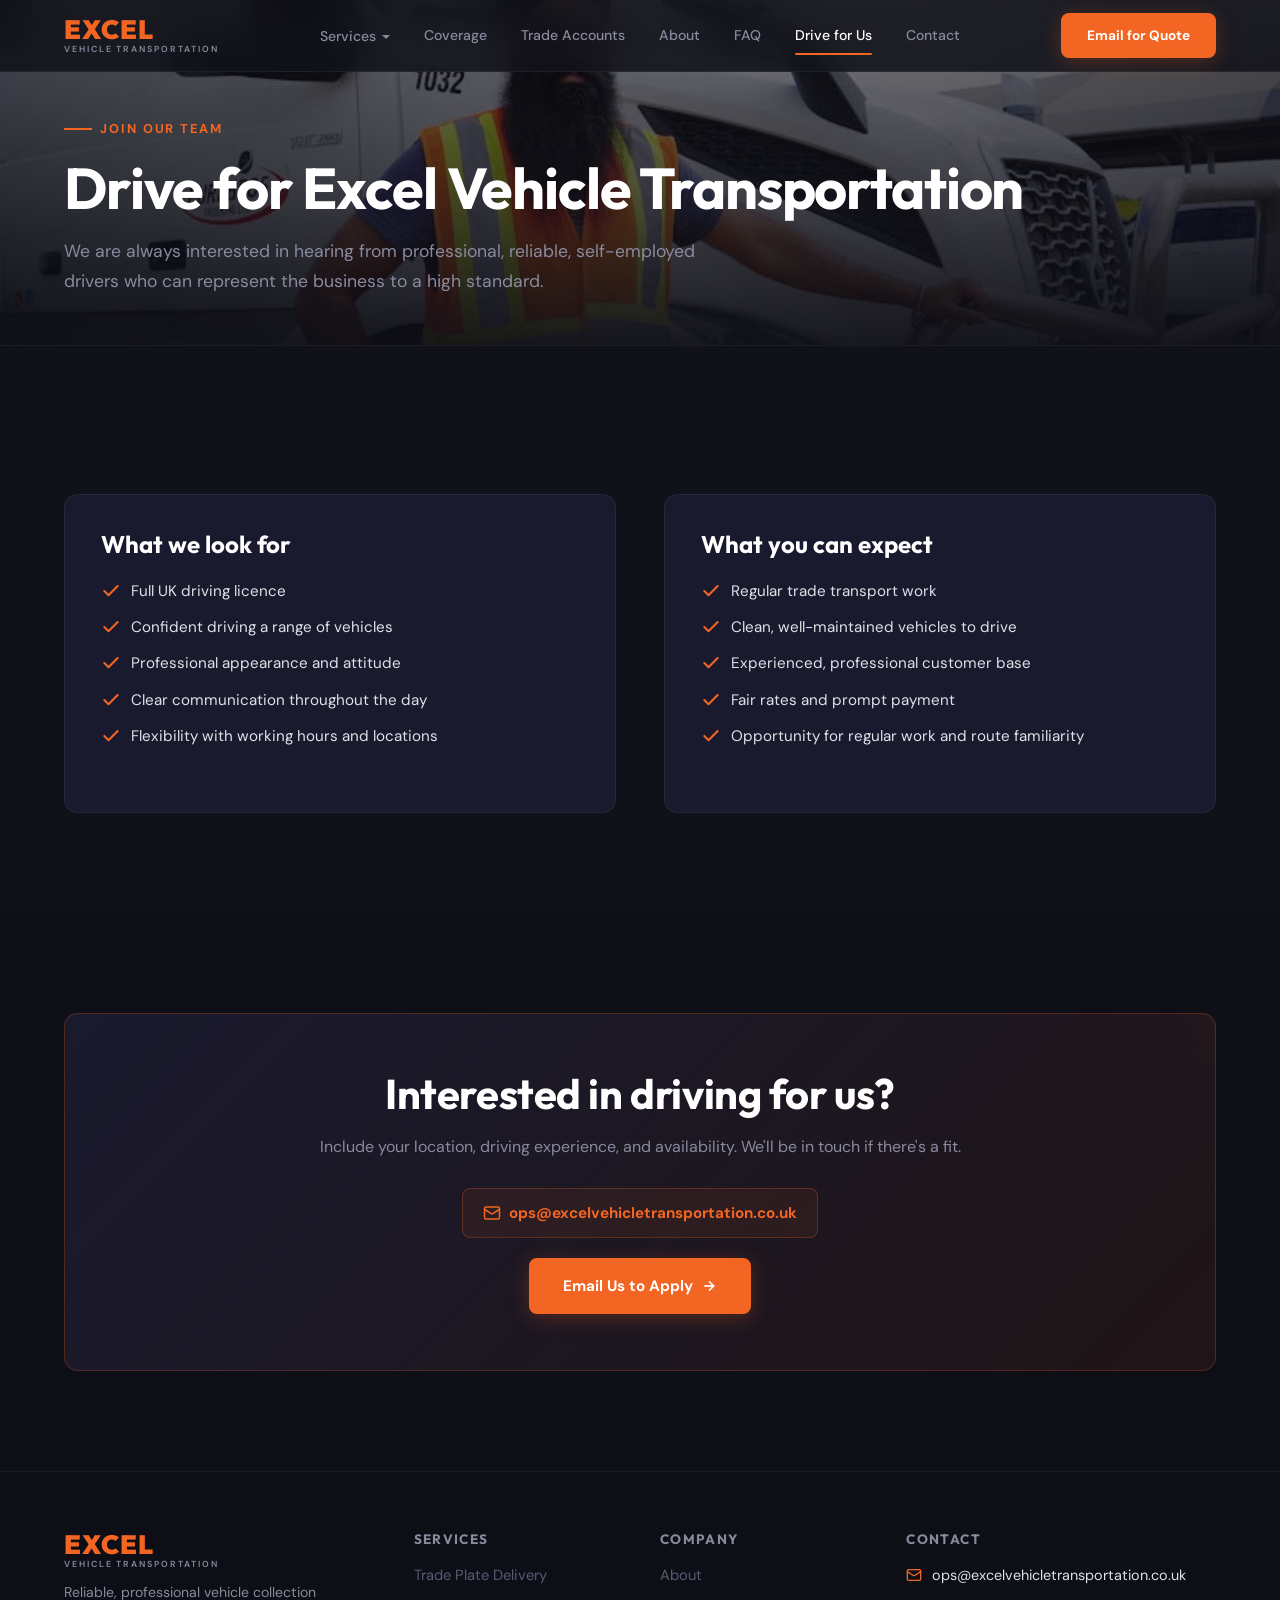
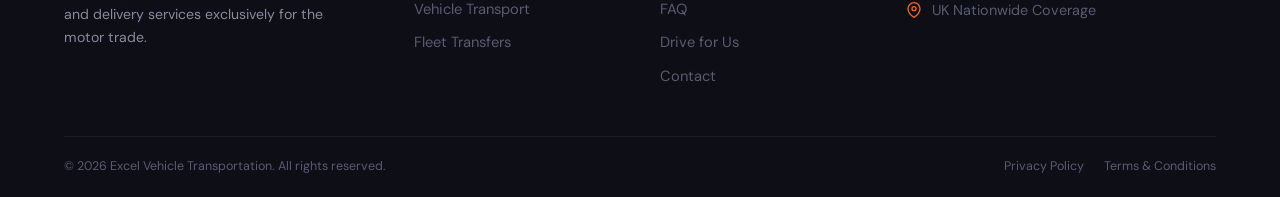
<file: drive-for-us.html>
<!DOCTYPE html>
<html lang="en-GB">
<head>
  <meta charset="UTF-8">
  <meta name="viewport" content="width=device-width, initial-scale=1.0">
  <title>Drive for Us — Excel Vehicle Transportation</title>
  <meta name="description" content="Drive for Excel Vehicle Transportation. We're looking for professional, reliable, self-employed trade-plate drivers.">
  <link rel="preconnect" href="https://fonts.googleapis.com">
  <link rel="preconnect" href="https://fonts.gstatic.com" crossorigin>
  <link href="https://fonts.googleapis.com/css2?family=DM+Sans:wght@400;500;600;700&family=Outfit:wght@400;500;600;700;800;900&display=swap" rel="stylesheet">
  <link rel="stylesheet" href="css/style.css">
</head>
<body>

  <!-- HEADER -->
  <header class="header">
    <div class="header__inner">
      <a href="index.html" class="logo"><span class="logo__main">EXCEL</span><span class="logo__sub">Vehicle Transportation</span></a>
      <nav class="nav">
        <div class="nav__dropdown">
          <a href="services.html" class="nav__link nav__dropdown-trigger">Services</a>
          <div class="nav__dropdown-menu">
            <a href="services.html#trade-plate">Trade Plate Delivery</a>
            <a href="services.html#vehicle-transport">Vehicle Transport</a>
            <a href="services.html#add-ons">Optional Add-Ons</a>
          </div>
        </div>
        <a href="index.html#coverage" class="nav__link">Coverage</a>
        <a href="index.html#trade-account" class="nav__link">Trade Accounts</a>
        <a href="about.html" class="nav__link">About</a>
        <a href="faq.html" class="nav__link">FAQ</a>
        <a href="drive-for-us.html" class="nav__link active">Drive for Us</a>
        <a href="contact.html" class="nav__link">Contact</a>
      </nav>
      <a href="contact.html" class="btn btn--primary header__cta header__cta--desktop">Email for Quote</a>
      <button class="menu-toggle" aria-label="Toggle menu"><span></span><span></span><span></span></button>
    </div>
  </header>

  <!-- PAGE HERO -->
  <section class="page-hero page-hero--img">
    <div class="page-hero__bg">
      <img src="images/driver-truck.jpg" alt="Professional driver by vehicle" loading="eager">
    </div>
    <div class="container">
      <div class="section-label fade-up">Join Our Team</div>
      <h1 class="fade-up">Drive for Excel Vehicle Transportation</h1>
      <p class="section-subtitle fade-up">We are always interested in hearing from professional, reliable, self-employed drivers who can represent the business to a high standard.</p>
    </div>
  </section>

  <!-- DRIVE CONTENT -->
  <section class="section">
    <div class="container">
      <div class="drive-grid">
        <div class="drive-block fade-up">
          <h3>What we look for</h3>
          <ul class="check-list">
            <li><svg viewBox="0 0 24 24" fill="none" stroke="currentColor" stroke-width="2.5" stroke-linecap="round" stroke-linejoin="round"><polyline points="20 6 9 17 4 12"/></svg>Full UK driving licence</li>
            <li><svg viewBox="0 0 24 24" fill="none" stroke="currentColor" stroke-width="2.5" stroke-linecap="round" stroke-linejoin="round"><polyline points="20 6 9 17 4 12"/></svg>Confident driving a range of vehicles</li>
            <li><svg viewBox="0 0 24 24" fill="none" stroke="currentColor" stroke-width="2.5" stroke-linecap="round" stroke-linejoin="round"><polyline points="20 6 9 17 4 12"/></svg>Professional appearance and attitude</li>
            <li><svg viewBox="0 0 24 24" fill="none" stroke="currentColor" stroke-width="2.5" stroke-linecap="round" stroke-linejoin="round"><polyline points="20 6 9 17 4 12"/></svg>Clear communication throughout the day</li>
            <li><svg viewBox="0 0 24 24" fill="none" stroke="currentColor" stroke-width="2.5" stroke-linecap="round" stroke-linejoin="round"><polyline points="20 6 9 17 4 12"/></svg>Flexibility with working hours and locations</li>
          </ul>
        </div>
        <div class="drive-block fade-up">
          <h3>What you can expect</h3>
          <ul class="check-list">
            <li><svg viewBox="0 0 24 24" fill="none" stroke="currentColor" stroke-width="2.5" stroke-linecap="round" stroke-linejoin="round"><polyline points="20 6 9 17 4 12"/></svg>Regular trade transport work</li>
            <li><svg viewBox="0 0 24 24" fill="none" stroke="currentColor" stroke-width="2.5" stroke-linecap="round" stroke-linejoin="round"><polyline points="20 6 9 17 4 12"/></svg>Clean, well-maintained vehicles to drive</li>
            <li><svg viewBox="0 0 24 24" fill="none" stroke="currentColor" stroke-width="2.5" stroke-linecap="round" stroke-linejoin="round"><polyline points="20 6 9 17 4 12"/></svg>Experienced, professional customer base</li>
            <li><svg viewBox="0 0 24 24" fill="none" stroke="currentColor" stroke-width="2.5" stroke-linecap="round" stroke-linejoin="round"><polyline points="20 6 9 17 4 12"/></svg>Fair rates and prompt payment</li>
            <li><svg viewBox="0 0 24 24" fill="none" stroke="currentColor" stroke-width="2.5" stroke-linecap="round" stroke-linejoin="round"><polyline points="20 6 9 17 4 12"/></svg>Opportunity for regular work and route familiarity</li>
          </ul>
        </div>
      </div>
    </div>
  </section>

  <!-- CTA -->
  <section class="section section--dark">
    <div class="container">
      <div class="cta-banner fade-up">
        <h2>Interested in driving for us?</h2>
        <p>Include your location, driving experience, and availability. We'll be in touch if there's a fit.</p>
        <a href="mailto:ops@excelvehicletransportation.co.uk?subject=Drive%20for%20Excel%20—%20Expression%20of%20Interest" class="contact-email" style="margin:0 auto 20px;display:inline-flex;">
          <svg viewBox="0 0 24 24" fill="none" stroke="currentColor" stroke-width="2" stroke-linecap="round" stroke-linejoin="round" width="18" height="18"><rect x="2" y="4" width="20" height="16" rx="2"/><path d="m22 7-8.97 5.7a1.94 1.94 0 0 1-2.06 0L2 7"/></svg>
          ops@excelvehicletransportation.co.uk
        </a>
        <br>
        <a href="mailto:ops@excelvehicletransportation.co.uk?subject=Drive%20for%20Excel%20—%20Expression%20of%20Interest" class="btn btn--primary">
          Email Us to Apply
          <svg class="arrow-icon" viewBox="0 0 24 24"><line x1="5" y1="12" x2="19" y2="12"/><polyline points="12 5 19 12 12 19"/></svg>
        </a>
      </div>
    </div>
  </section>

  <!-- FOOTER -->
  <footer class="footer">
    <div class="container">
      <div class="footer__grid">
        <div class="footer__brand"><a href="index.html" class="logo"><span class="logo__main">EXCEL</span><span class="logo__sub">Vehicle Transportation</span></a><p>Reliable, professional vehicle collection and delivery services exclusively for the motor trade.</p></div>
        <div><h4>Services</h4><div class="footer__links"><a href="services.html#trade-plate">Trade Plate Delivery</a><a href="services.html#vehicle-transport">Vehicle Transport</a><a href="services.html#add-ons">Fleet Transfers</a></div></div>
        <div><h4>Company</h4><div class="footer__links"><a href="about.html">About</a><a href="faq.html">FAQ</a><a href="drive-for-us.html">Drive for Us</a><a href="contact.html">Contact</a></div></div>
        <div>
          <h4>Contact</h4>
          <div class="footer__contact-item"><svg viewBox="0 0 24 24" fill="none" stroke="currentColor" stroke-width="2" stroke-linecap="round" stroke-linejoin="round"><rect x="2" y="4" width="20" height="16" rx="2"/><path d="m22 7-8.97 5.7a1.94 1.94 0 0 1-2.06 0L2 7"/></svg><a href="mailto:ops@excelvehicletransportation.co.uk">ops@excelvehicletransportation.co.uk</a></div>
          <div class="footer__contact-item"><svg viewBox="0 0 24 24" fill="none" stroke="currentColor" stroke-width="2" stroke-linecap="round" stroke-linejoin="round"><path d="M21 10c0 7-9 13-9 13s-9-6-9-13a9 9 0 0 1 18 0z"/><circle cx="12" cy="10" r="3"/></svg>UK Nationwide Coverage</div>
        </div>
      </div>
      <div class="footer__bottom"><p>&copy; 2026 Excel Vehicle Transportation. All rights reserved.</p><div class="footer__bottom-links"><a href="#">Privacy Policy</a><a href="#">Terms &amp; Conditions</a></div></div>
    </div>
  </footer>
  <script src="js/main.js"></script>
</body>
</html>
</file>
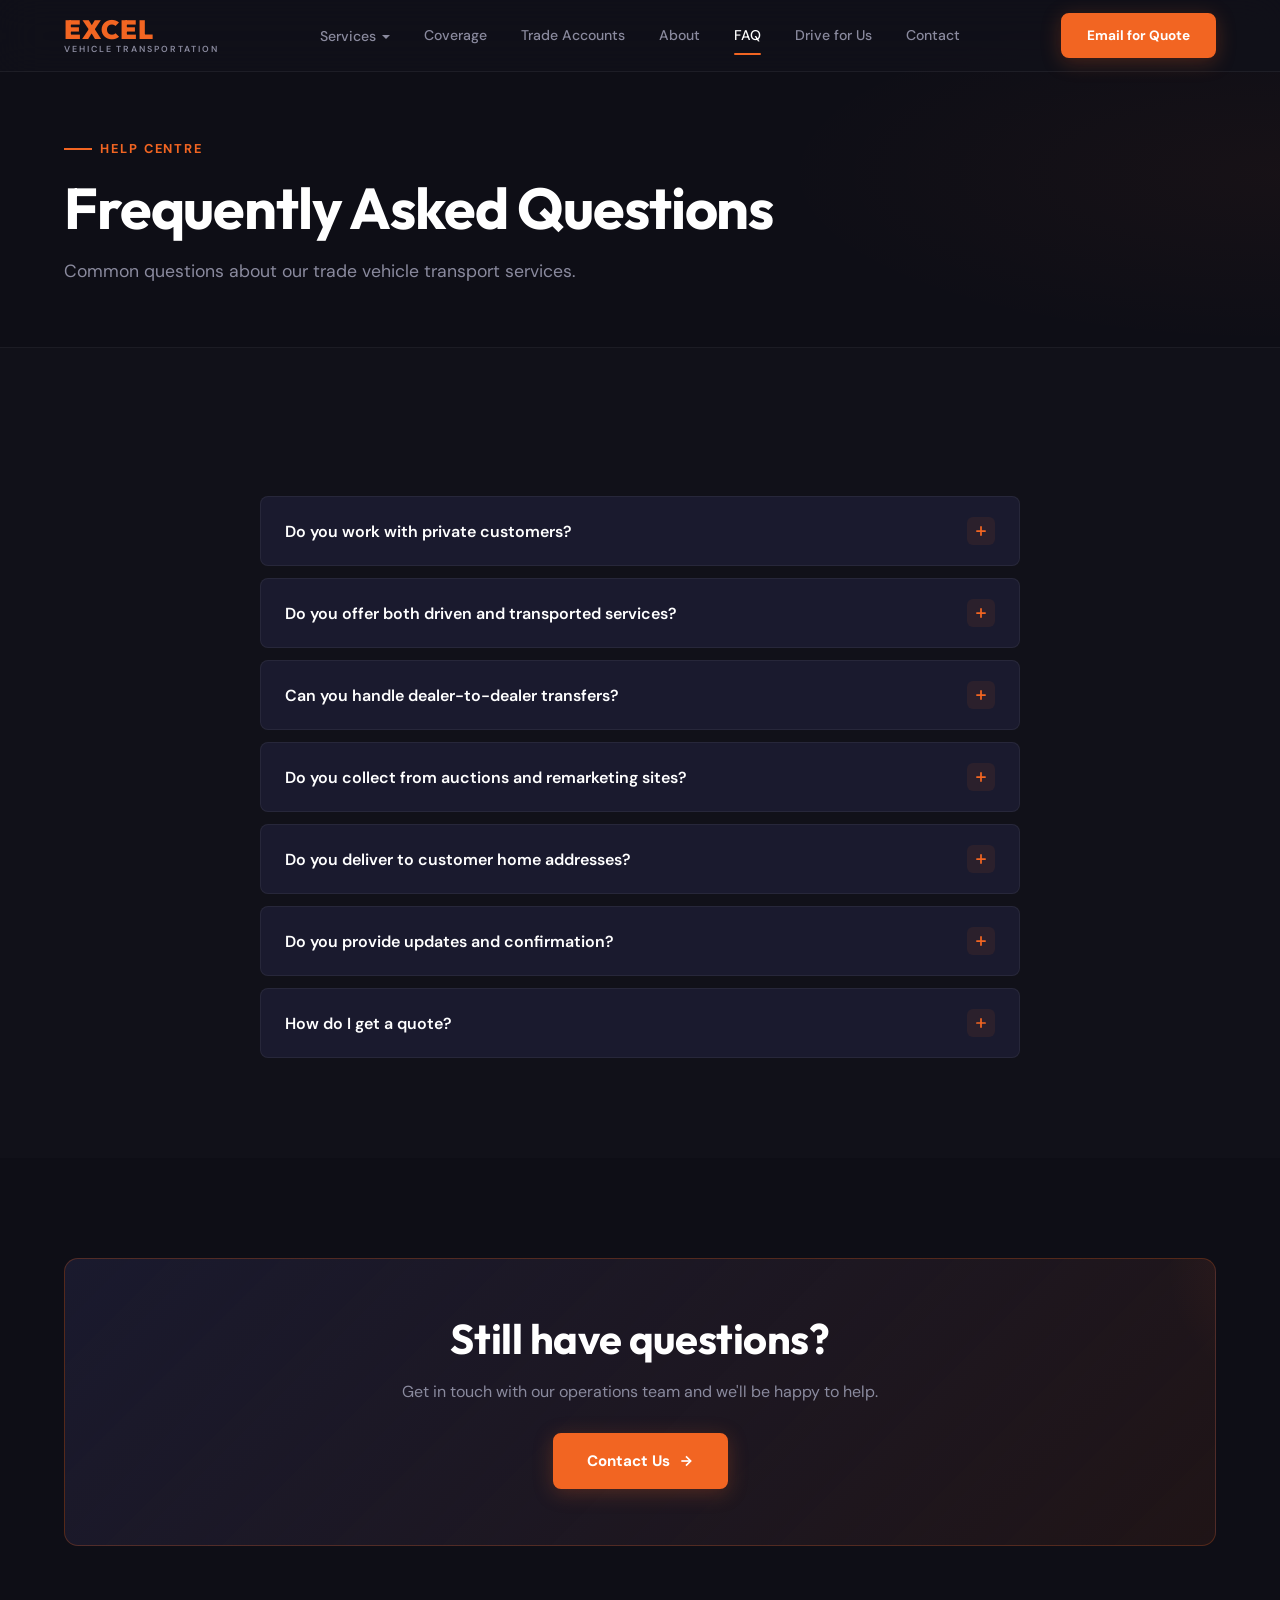
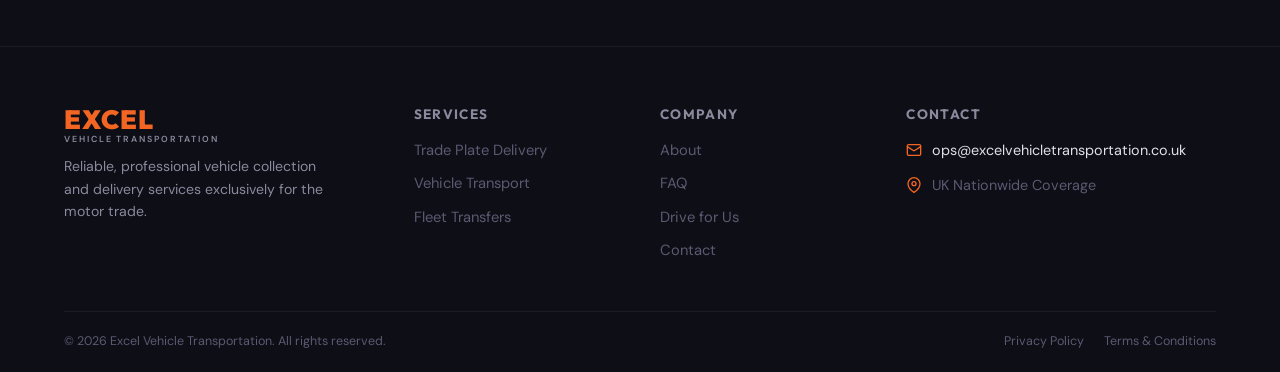
<file: faq.html>
<!DOCTYPE html>
<html lang="en-GB">
<head>
  <meta charset="UTF-8">
  <meta name="viewport" content="width=device-width, initial-scale=1.0">
  <title>FAQ — Excel Vehicle Transportation</title>
  <meta name="description" content="Frequently asked questions about Excel Vehicle Transportation's trade vehicle collection and delivery services.">
  <link rel="preconnect" href="https://fonts.googleapis.com">
  <link rel="preconnect" href="https://fonts.gstatic.com" crossorigin>
  <link href="https://fonts.googleapis.com/css2?family=DM+Sans:wght@400;500;600;700&family=Outfit:wght@400;500;600;700;800;900&display=swap" rel="stylesheet">
  <link rel="stylesheet" href="css/style.css">
</head>
<body>

  <!-- HEADER -->
  <header class="header">
    <div class="header__inner">
      <a href="index.html" class="logo"><span class="logo__main">EXCEL</span><span class="logo__sub">Vehicle Transportation</span></a>
      <nav class="nav">
        <div class="nav__dropdown">
          <a href="services.html" class="nav__link nav__dropdown-trigger">Services</a>
          <div class="nav__dropdown-menu">
            <a href="services.html#trade-plate">Trade Plate Delivery</a>
            <a href="services.html#vehicle-transport">Vehicle Transport</a>
            <a href="services.html#add-ons">Optional Add-Ons</a>
          </div>
        </div>
        <a href="index.html#coverage" class="nav__link">Coverage</a>
        <a href="index.html#trade-account" class="nav__link">Trade Accounts</a>
        <a href="about.html" class="nav__link">About</a>
        <a href="faq.html" class="nav__link active">FAQ</a>
        <a href="drive-for-us.html" class="nav__link">Drive for Us</a>
        <a href="contact.html" class="nav__link">Contact</a>
      </nav>
      <a href="contact.html" class="btn btn--primary header__cta header__cta--desktop">Email for Quote</a>
      <button class="menu-toggle" aria-label="Toggle menu"><span></span><span></span><span></span></button>
    </div>
  </header>

  <!-- PAGE HERO -->
  <section class="page-hero">
    <div class="container">
      <div class="section-label fade-up">Help Centre</div>
      <h1 class="fade-up">Frequently Asked Questions</h1>
      <p class="section-subtitle fade-up">Common questions about our trade vehicle transport services.</p>
    </div>
  </section>

  <!-- FAQ -->
  <section class="section">
    <div class="container">
      <div class="faq-list">

        <div class="faq-item fade-up">
          <button class="faq-question">
            Do you work with private customers?
            <span class="faq-question__icon">
              <svg width="14" height="14" viewBox="0 0 24 24" fill="none" stroke="currentColor" stroke-width="3" stroke-linecap="round"><line x1="12" y1="5" x2="12" y2="19"/><line x1="5" y1="12" x2="19" y2="12"/></svg>
            </span>
          </button>
          <div class="faq-answer">
            <div class="faq-answer__inner">No. Our services are designed exclusively for the motor trade. We work with dealerships, dealer groups, fleet and leasing companies, auction houses, bodyshops and other trade businesses. We do not offer services directly to private individuals.</div>
          </div>
        </div>

        <div class="faq-item fade-up">
          <button class="faq-question">
            Do you offer both driven and transported services?
            <span class="faq-question__icon">
              <svg width="14" height="14" viewBox="0 0 24 24" fill="none" stroke="currentColor" stroke-width="3" stroke-linecap="round"><line x1="12" y1="5" x2="12" y2="19"/><line x1="5" y1="12" x2="19" y2="12"/></svg>
            </span>
          </button>
          <div class="faq-answer">
            <div class="faq-answer__inner">Yes. We offer trade plate delivery (driven vehicle movements) for roadworthy vehicles and vehicle transport services using professional carriers for non-runners, higher-value vehicles, or situations where you want to avoid adding mileage.</div>
          </div>
        </div>

        <div class="faq-item fade-up">
          <button class="faq-question">
            Can you handle dealer-to-dealer transfers?
            <span class="faq-question__icon">
              <svg width="14" height="14" viewBox="0 0 24 24" fill="none" stroke="currentColor" stroke-width="3" stroke-linecap="round"><line x1="12" y1="5" x2="12" y2="19"/><line x1="5" y1="12" x2="19" y2="12"/></svg>
            </span>
          </button>
          <div class="faq-answer">
            <div class="faq-answer__inner">Absolutely. Dealer-to-dealer transfers are one of our core services. We move vehicles between dealership sites, from one dealer group to another, or between any trade locations across the UK. Our drivers understand dealership environments and provide professional handovers on arrival.</div>
          </div>
        </div>

        <div class="faq-item fade-up">
          <button class="faq-question">
            Do you collect from auctions and remarketing sites?
            <span class="faq-question__icon">
              <svg width="14" height="14" viewBox="0 0 24 24" fill="none" stroke="currentColor" stroke-width="3" stroke-linecap="round"><line x1="12" y1="5" x2="12" y2="19"/><line x1="5" y1="12" x2="19" y2="12"/></svg>
            </span>
          </button>
          <div class="faq-answer">
            <div class="faq-answer__inner">Yes. We collect from all major auction houses and remarketing centres across the UK. We understand the collection procedures, paperwork requirements and timing constraints involved with auction pickups.</div>
          </div>
        </div>

        <div class="faq-item fade-up">
          <button class="faq-question">
            Do you deliver to customer home addresses?
            <span class="faq-question__icon">
              <svg width="14" height="14" viewBox="0 0 24 24" fill="none" stroke="currentColor" stroke-width="3" stroke-linecap="round"><line x1="12" y1="5" x2="12" y2="19"/><line x1="5" y1="12" x2="19" y2="12"/></svg>
            </span>
          </button>
          <div class="faq-answer">
            <div class="faq-answer__inner">Yes, as part of a dealer handover service. If you need a vehicle delivered direct to your customer's home address, our drivers can provide a professional handover including walkthrough and sign-off. This is available as an add-on to any vehicle movement.</div>
          </div>
        </div>

        <div class="faq-item fade-up">
          <button class="faq-question">
            Do you provide updates and confirmation?
            <span class="faq-question__icon">
              <svg width="14" height="14" viewBox="0 0 24 24" fill="none" stroke="currentColor" stroke-width="3" stroke-linecap="round"><line x1="12" y1="5" x2="12" y2="19"/><line x1="5" y1="12" x2="19" y2="12"/></svg>
            </span>
          </button>
          <div class="faq-answer">
            <div class="faq-answer__inner">Yes. We provide journey updates throughout the movement and confirmation upon delivery. You'll know when the vehicle has been collected, receive an ETA for delivery, and get confirmation once it's been handed over at the destination. No chasing required.</div>
          </div>
        </div>

        <div class="faq-item fade-up">
          <button class="faq-question">
            How do I get a quote?
            <span class="faq-question__icon">
              <svg width="14" height="14" viewBox="0 0 24 24" fill="none" stroke="currentColor" stroke-width="3" stroke-linecap="round"><line x1="12" y1="5" x2="12" y2="19"/><line x1="5" y1="12" x2="19" y2="12"/></svg>
            </span>
          </button>
          <div class="faq-answer">
            <div class="faq-answer__inner">
              Simply email us at <a href="mailto:ops@excelvehicletransportation.co.uk" style="color:#F26522;font-weight:600;">ops@excelvehicletransportation.co.uk</a> with the following details:
              <br><br>
              &bull; Collection postcode<br>
              &bull; Delivery postcode<br>
              &bull; Vehicle make/model (and reg if available)<br>
              &bull; Running or non-runner<br>
              &bull; Preferred date/time window<br>
              &bull; Any site access notes or restrictions<br>
              &bull; Trade contact name &amp; number<br>
              <br>
              We'll respond with availability and pricing as quickly as possible.
            </div>
          </div>
        </div>

      </div>
    </div>
  </section>

  <!-- CTA -->
  <section class="section section--dark">
    <div class="container">
      <div class="cta-banner fade-up">
        <h2>Still have questions?</h2>
        <p>Get in touch with our operations team and we'll be happy to help.</p>
        <a href="contact.html" class="btn btn--primary">
          Contact Us
          <svg class="arrow-icon" viewBox="0 0 24 24"><line x1="5" y1="12" x2="19" y2="12"/><polyline points="12 5 19 12 12 19"/></svg>
        </a>
      </div>
    </div>
  </section>

  <!-- FOOTER -->
  <footer class="footer">
    <div class="container">
      <div class="footer__grid">
        <div class="footer__brand">
          <a href="index.html" class="logo"><span class="logo__main">EXCEL</span><span class="logo__sub">Vehicle Transportation</span></a>
          <p>Reliable, professional vehicle collection and delivery services exclusively for the motor trade.</p>
        </div>
        <div><h4>Services</h4><div class="footer__links"><a href="services.html#trade-plate">Trade Plate Delivery</a><a href="services.html#vehicle-transport">Vehicle Transport</a><a href="services.html#add-ons">Fleet Transfers</a></div></div>
        <div><h4>Company</h4><div class="footer__links"><a href="about.html">About</a><a href="faq.html">FAQ</a><a href="drive-for-us.html">Drive for Us</a><a href="contact.html">Contact</a></div></div>
        <div>
          <h4>Contact</h4>
          <div class="footer__contact-item"><svg viewBox="0 0 24 24" fill="none" stroke="currentColor" stroke-width="2" stroke-linecap="round" stroke-linejoin="round"><rect x="2" y="4" width="20" height="16" rx="2"/><path d="m22 7-8.97 5.7a1.94 1.94 0 0 1-2.06 0L2 7"/></svg><a href="mailto:ops@excelvehicletransportation.co.uk">ops@excelvehicletransportation.co.uk</a></div>
          <div class="footer__contact-item"><svg viewBox="0 0 24 24" fill="none" stroke="currentColor" stroke-width="2" stroke-linecap="round" stroke-linejoin="round"><path d="M21 10c0 7-9 13-9 13s-9-6-9-13a9 9 0 0 1 18 0z"/><circle cx="12" cy="10" r="3"/></svg>UK Nationwide Coverage</div>
        </div>
      </div>
      <div class="footer__bottom">
        <p>&copy; 2026 Excel Vehicle Transportation. All rights reserved.</p>
        <div class="footer__bottom-links"><a href="#">Privacy Policy</a><a href="#">Terms &amp; Conditions</a></div>
      </div>
    </div>
  </footer>
  <script src="js/main.js"></script>
</body>
</html>
</file>
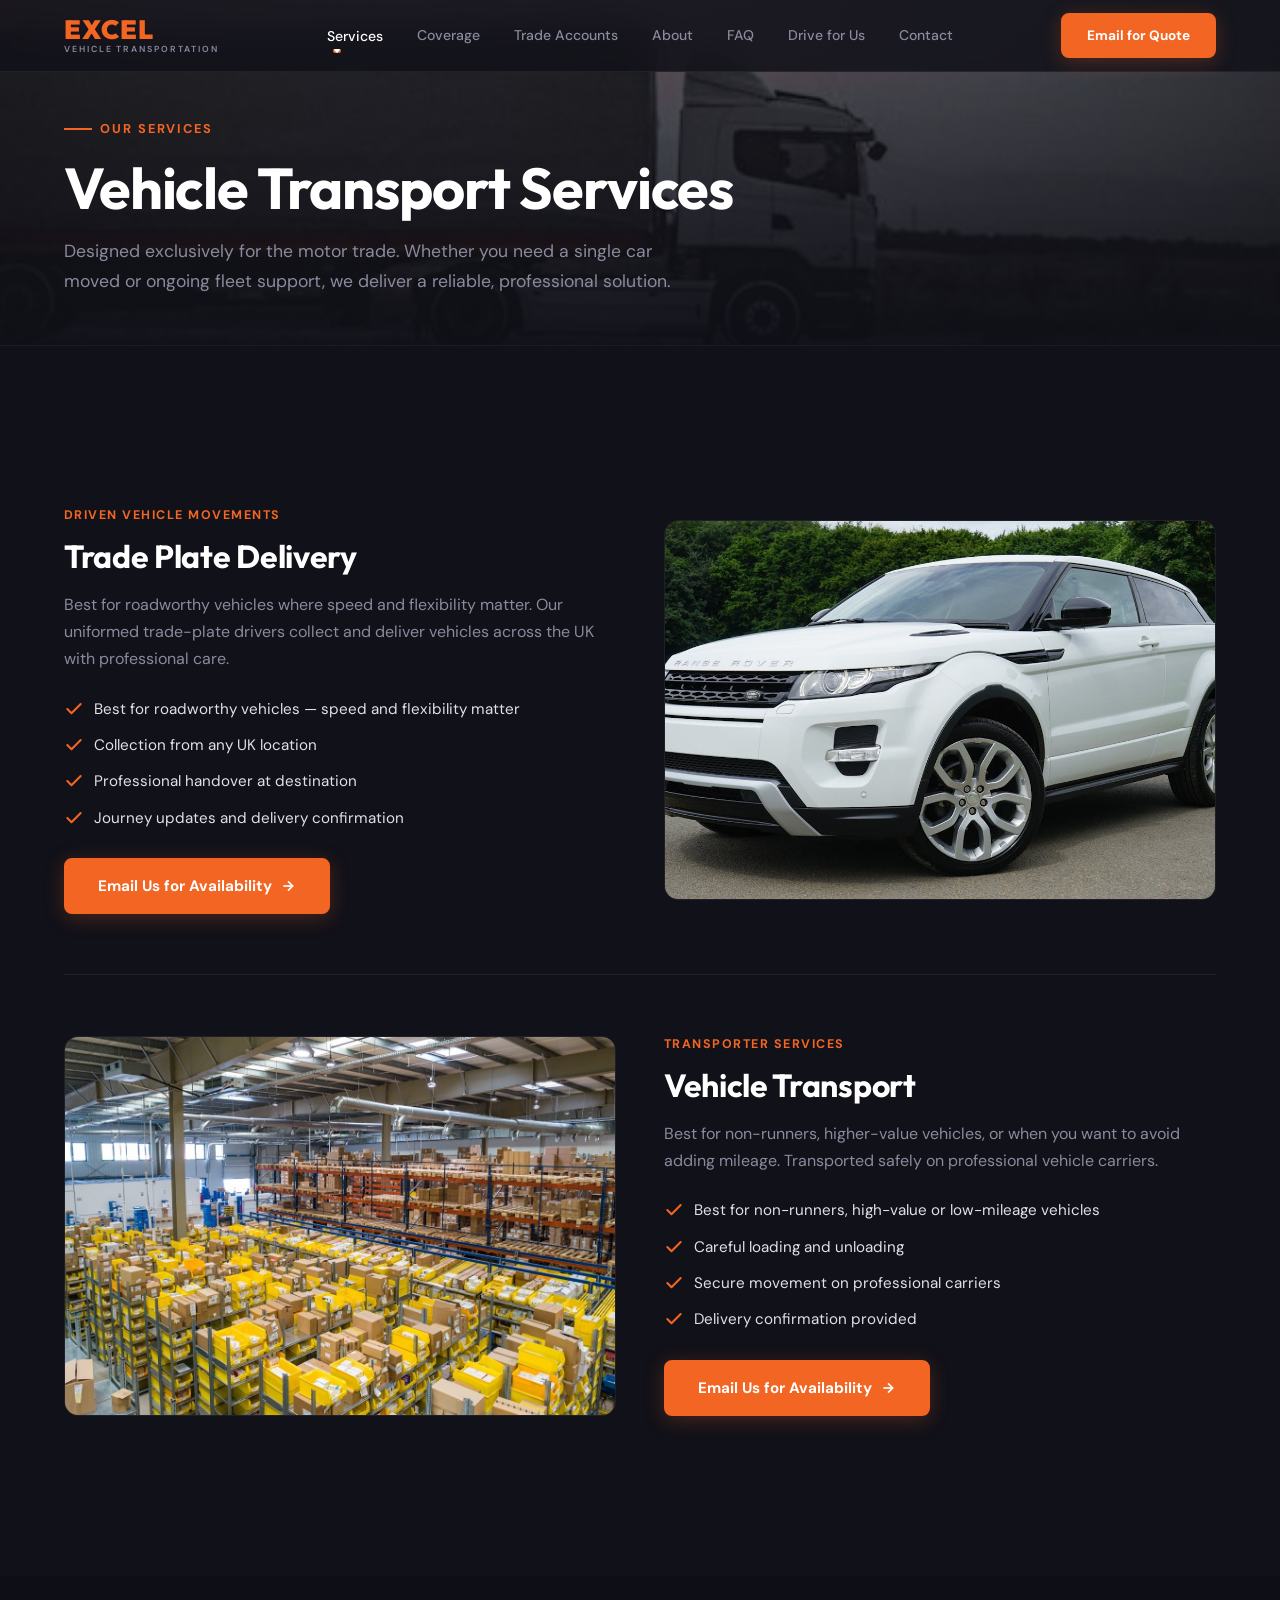
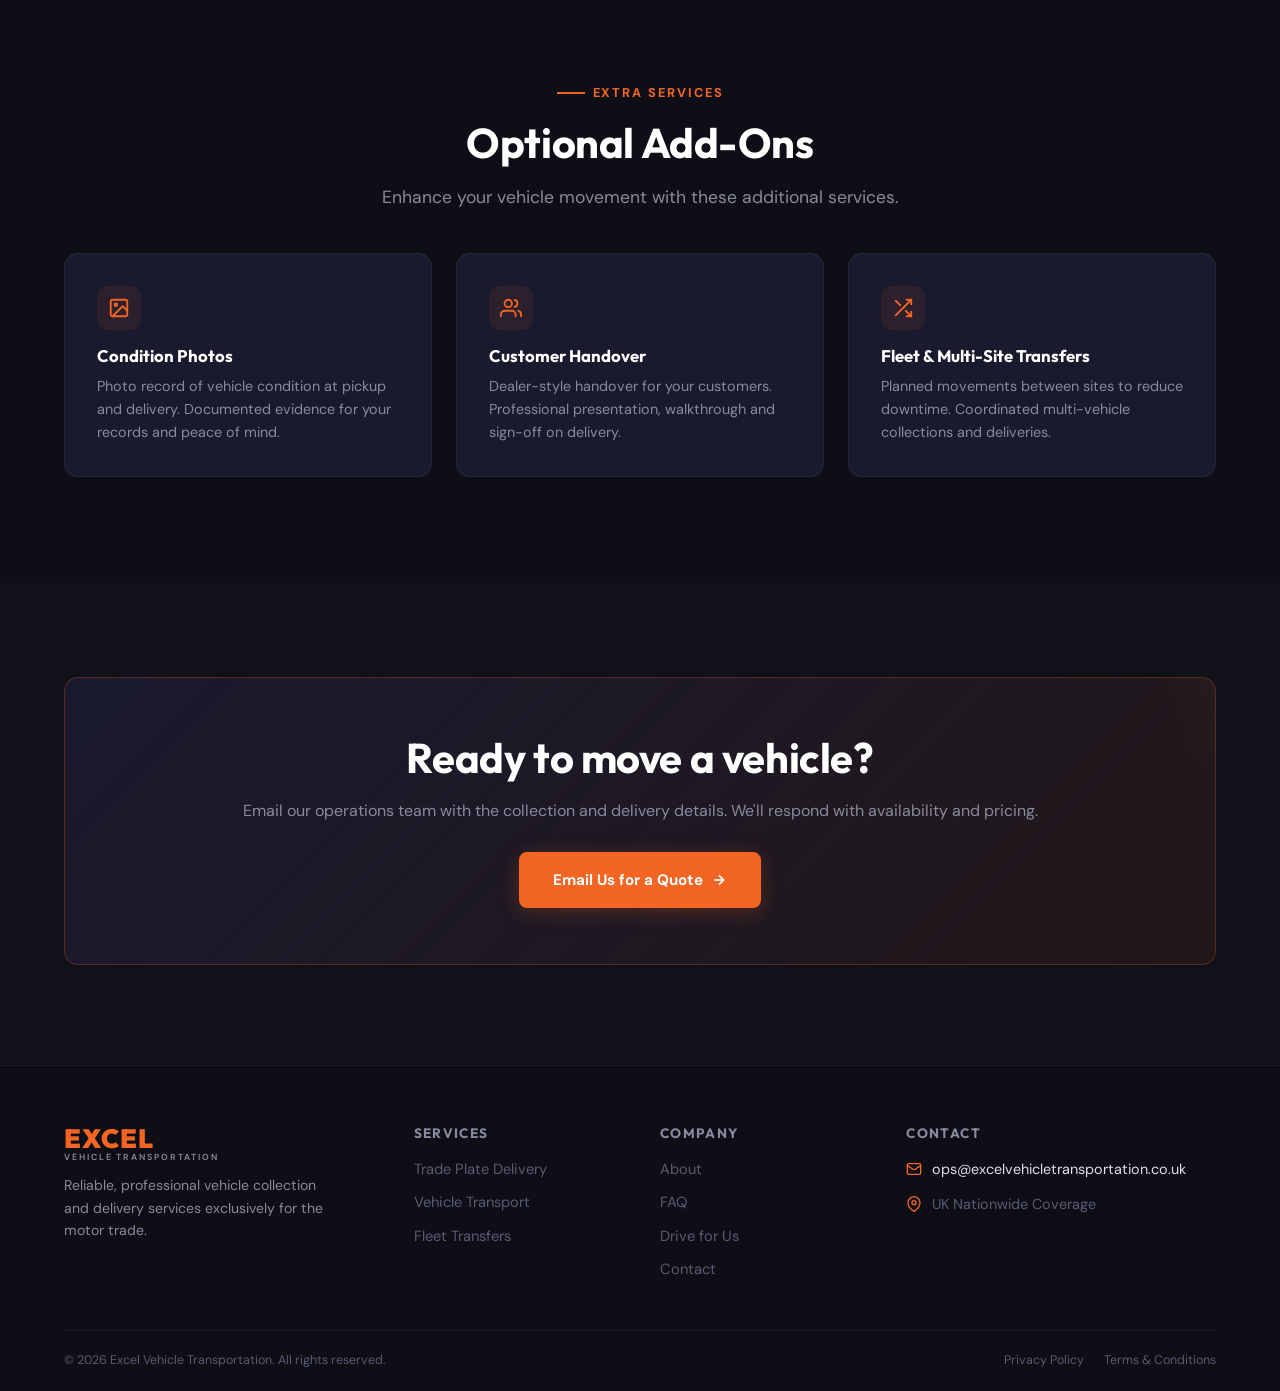
<file: services.html>
<!DOCTYPE html>
<html lang="en-GB">
<head>
  <meta charset="UTF-8">
  <meta name="viewport" content="width=device-width, initial-scale=1.0">
  <title>Services — Excel Vehicle Transportation</title>
  <meta name="description" content="Trade plate delivery, vehicle transport and fleet transfers. Professional motor trade vehicle movement services across the UK.">
  <link rel="preconnect" href="https://fonts.googleapis.com">
  <link rel="preconnect" href="https://fonts.gstatic.com" crossorigin>
  <link href="https://fonts.googleapis.com/css2?family=DM+Sans:wght@400;500;600;700&family=Outfit:wght@400;500;600;700;800;900&display=swap" rel="stylesheet">
  <link rel="stylesheet" href="css/style.css">
</head>
<body>

  <!-- HEADER -->
  <header class="header">
    <div class="header__inner">
      <a href="index.html" class="logo"><span class="logo__main">EXCEL</span><span class="logo__sub">Vehicle Transportation</span></a>
      <nav class="nav">
        <div class="nav__dropdown">
          <a href="services.html" class="nav__link nav__dropdown-trigger active">Services</a>
          <div class="nav__dropdown-menu">
            <a href="services.html#trade-plate">Trade Plate Delivery</a>
            <a href="services.html#vehicle-transport">Vehicle Transport</a>
            <a href="services.html#add-ons">Optional Add-Ons</a>
          </div>
        </div>
        <a href="index.html#coverage" class="nav__link">Coverage</a>
        <a href="index.html#trade-account" class="nav__link">Trade Accounts</a>
        <a href="about.html" class="nav__link">About</a>
        <a href="faq.html" class="nav__link">FAQ</a>
        <a href="drive-for-us.html" class="nav__link">Drive for Us</a>
        <a href="contact.html" class="nav__link">Contact</a>
      </nav>
      <a href="contact.html" class="btn btn--primary header__cta header__cta--desktop">Email for Quote</a>
      <button class="menu-toggle" aria-label="Toggle menu"><span></span><span></span><span></span></button>
    </div>
  </header>

  <!-- PAGE HERO -->
  <section class="page-hero page-hero--img">
    <div class="page-hero__bg">
      <img src="images/hero2.jpg" alt="Vehicle transport" loading="eager">
    </div>
    <div class="container">
      <div class="section-label fade-up">Our Services</div>
      <h1 class="fade-up">Vehicle Transport Services</h1>
      <p class="section-subtitle fade-up">Designed exclusively for the motor trade. Whether you need a single car moved or ongoing fleet support, we deliver a reliable, professional solution.</p>
    </div>
  </section>

  <!-- TRADE PLATE DELIVERY -->
  <section class="section" id="trade-plate">
    <div class="container">
      <div class="service-detail fade-up">
        <div class="service-detail__content">
          <div class="service-detail__tag">Driven Vehicle Movements</div>
          <h2>Trade Plate Delivery</h2>
          <p>Best for roadworthy vehicles where speed and flexibility matter. Our uniformed trade-plate drivers collect and deliver vehicles across the UK with professional care.</p>
          <ul class="check-list">
            <li><svg viewBox="0 0 24 24" fill="none" stroke="currentColor" stroke-width="2.5" stroke-linecap="round" stroke-linejoin="round"><polyline points="20 6 9 17 4 12"/></svg>Best for roadworthy vehicles — speed and flexibility matter</li>
            <li><svg viewBox="0 0 24 24" fill="none" stroke="currentColor" stroke-width="2.5" stroke-linecap="round" stroke-linejoin="round"><polyline points="20 6 9 17 4 12"/></svg>Collection from any UK location</li>
            <li><svg viewBox="0 0 24 24" fill="none" stroke="currentColor" stroke-width="2.5" stroke-linecap="round" stroke-linejoin="round"><polyline points="20 6 9 17 4 12"/></svg>Professional handover at destination</li>
            <li><svg viewBox="0 0 24 24" fill="none" stroke="currentColor" stroke-width="2.5" stroke-linecap="round" stroke-linejoin="round"><polyline points="20 6 9 17 4 12"/></svg>Journey updates and delivery confirmation</li>
          </ul>
          <a href="mailto:ops@excelvehicletransportation.co.uk?subject=Trade%20Plate%20Delivery%20Quote" class="btn btn--primary">
            Email Us for Availability
            <svg class="arrow-icon" viewBox="0 0 24 24"><line x1="5" y1="12" x2="19" y2="12"/><polyline points="12 5 19 12 12 19"/></svg>
          </a>
        </div>
        <div class="service-detail__img">
          <img src="images/suv-road.jpg" alt="Trade plate delivery — vehicle on the open road" loading="lazy">
        </div>
      </div>

      <!-- VEHICLE TRANSPORT -->
      <div class="service-detail reverse fade-up" id="vehicle-transport">
        <div class="service-detail__content">
          <div class="service-detail__tag">Transporter Services</div>
          <h2>Vehicle Transport</h2>
          <p>Best for non-runners, higher-value vehicles, or when you want to avoid adding mileage. Transported safely on professional vehicle carriers.</p>
          <ul class="check-list">
            <li><svg viewBox="0 0 24 24" fill="none" stroke="currentColor" stroke-width="2.5" stroke-linecap="round" stroke-linejoin="round"><polyline points="20 6 9 17 4 12"/></svg>Best for non-runners, high-value or low-mileage vehicles</li>
            <li><svg viewBox="0 0 24 24" fill="none" stroke="currentColor" stroke-width="2.5" stroke-linecap="round" stroke-linejoin="round"><polyline points="20 6 9 17 4 12"/></svg>Careful loading and unloading</li>
            <li><svg viewBox="0 0 24 24" fill="none" stroke="currentColor" stroke-width="2.5" stroke-linecap="round" stroke-linejoin="round"><polyline points="20 6 9 17 4 12"/></svg>Secure movement on professional carriers</li>
            <li><svg viewBox="0 0 24 24" fill="none" stroke="currentColor" stroke-width="2.5" stroke-linecap="round" stroke-linejoin="round"><polyline points="20 6 9 17 4 12"/></svg>Delivery confirmation provided</li>
          </ul>
          <a href="mailto:ops@excelvehicletransportation.co.uk?subject=Vehicle%20Transport%20Quote" class="btn btn--primary">
            Email Us for Availability
            <svg class="arrow-icon" viewBox="0 0 24 24"><line x1="5" y1="12" x2="19" y2="12"/><polyline points="12 5 19 12 12 19"/></svg>
          </a>
        </div>
        <div class="service-detail__img">
          <img src="images/truck.jpg" alt="Vehicle transporter truck" loading="lazy">
        </div>
      </div>
    </div>
  </section>

  <!-- OPTIONAL ADD-ONS -->
  <section class="section section--dark" id="add-ons">
    <div class="container">
      <div class="text-center">
        <div class="section-label fade-up">Extra Services</div>
        <h2 class="fade-up">Optional Add-Ons</h2>
        <p class="section-subtitle centered fade-up">Enhance your vehicle movement with these additional services.</p>
      </div>
      <div class="addons-grid stagger">
        <div class="addon-card fade-up" style="--i:0">
          <div class="addon-card__icon"><svg viewBox="0 0 24 24" fill="none" stroke="currentColor" stroke-width="2" stroke-linecap="round" stroke-linejoin="round"><rect x="3" y="3" width="18" height="18" rx="2" ry="2"/><circle cx="8.5" cy="8.5" r="1.5"/><polyline points="21 15 16 10 5 21"/></svg></div>
          <h3>Condition Photos</h3>
          <p>Photo record of vehicle condition at pickup and delivery. Documented evidence for your records and peace of mind.</p>
        </div>
        <div class="addon-card fade-up" style="--i:1">
          <div class="addon-card__icon"><svg viewBox="0 0 24 24" fill="none" stroke="currentColor" stroke-width="2" stroke-linecap="round" stroke-linejoin="round"><path d="M17 21v-2a4 4 0 0 0-4-4H5a4 4 0 0 0-4 4v2"/><circle cx="9" cy="7" r="4"/><path d="M23 21v-2a4 4 0 0 0-3-3.87"/><path d="M16 3.13a4 4 0 0 1 0 7.75"/></svg></div>
          <h3>Customer Handover</h3>
          <p>Dealer-style handover for your customers. Professional presentation, walkthrough and sign-off on delivery.</p>
        </div>
        <div class="addon-card fade-up" style="--i:2">
          <div class="addon-card__icon"><svg viewBox="0 0 24 24" fill="none" stroke="currentColor" stroke-width="2" stroke-linecap="round" stroke-linejoin="round"><polyline points="16 3 21 3 21 8"/><line x1="4" y1="20" x2="21" y2="3"/><polyline points="21 16 21 21 16 21"/><line x1="15" y1="15" x2="21" y2="21"/><line x1="4" y1="4" x2="9" y2="9"/></svg></div>
          <h3>Fleet &amp; Multi-Site Transfers</h3>
          <p>Planned movements between sites to reduce downtime. Coordinated multi-vehicle collections and deliveries.</p>
        </div>
      </div>
    </div>
  </section>

  <!-- BOTTOM CTA -->
  <section class="section">
    <div class="container">
      <div class="cta-banner fade-up">
        <h2>Ready to move a vehicle?</h2>
        <p>Email our operations team with the collection and delivery details. We'll respond with availability and pricing.</p>
        <a href="mailto:ops@excelvehicletransportation.co.uk?subject=Vehicle%20Movement%20Quote" class="btn btn--primary">
          Email Us for a Quote
          <svg class="arrow-icon" viewBox="0 0 24 24"><line x1="5" y1="12" x2="19" y2="12"/><polyline points="12 5 19 12 12 19"/></svg>
        </a>
      </div>
    </div>
  </section>

  <!-- FOOTER -->
  <footer class="footer">
    <div class="container">
      <div class="footer__grid">
        <div class="footer__brand"><a href="index.html" class="logo"><span class="logo__main">EXCEL</span><span class="logo__sub">Vehicle Transportation</span></a><p>Reliable, professional vehicle collection and delivery services exclusively for the motor trade.</p></div>
        <div><h4>Services</h4><div class="footer__links"><a href="services.html#trade-plate">Trade Plate Delivery</a><a href="services.html#vehicle-transport">Vehicle Transport</a><a href="services.html#add-ons">Fleet Transfers</a></div></div>
        <div><h4>Company</h4><div class="footer__links"><a href="about.html">About</a><a href="faq.html">FAQ</a><a href="drive-for-us.html">Drive for Us</a><a href="contact.html">Contact</a></div></div>
        <div>
          <h4>Contact</h4>
          <div class="footer__contact-item"><svg viewBox="0 0 24 24" fill="none" stroke="currentColor" stroke-width="2" stroke-linecap="round" stroke-linejoin="round"><rect x="2" y="4" width="20" height="16" rx="2"/><path d="m22 7-8.97 5.7a1.94 1.94 0 0 1-2.06 0L2 7"/></svg><a href="mailto:ops@excelvehicletransportation.co.uk">ops@excelvehicletransportation.co.uk</a></div>
          <div class="footer__contact-item"><svg viewBox="0 0 24 24" fill="none" stroke="currentColor" stroke-width="2" stroke-linecap="round" stroke-linejoin="round"><path d="M21 10c0 7-9 13-9 13s-9-6-9-13a9 9 0 0 1 18 0z"/><circle cx="12" cy="10" r="3"/></svg>UK Nationwide Coverage</div>
        </div>
      </div>
      <div class="footer__bottom"><p>&copy; 2026 Excel Vehicle Transportation. All rights reserved.</p><div class="footer__bottom-links"><a href="#">Privacy Policy</a><a href="#">Terms &amp; Conditions</a></div></div>
    </div>
  </footer>
  <script src="js/main.js"></script>
</body>
</html>
</file>
<file: css/style.css>
/* ============================================
   EXCEL VEHICLE TRANSPORTATION — v2
   Dark theme · Orange accent · Image-driven
   ============================================ */

/* --- Variables --- */
:root {
  --bg-dark: #111119;
  --bg-card: #1a1a2e;
  --bg-card-alt: #15152a;
  --bg-section: #0e0e16;
  --orange: #F26522;
  --orange-hover: #e05a18;
  --orange-glow: rgba(242, 101, 34, 0.15);
  --orange-subtle: rgba(242, 101, 34, 0.08);
  --white: #ffffff;
  --text: #e0e0e8;
  --text-muted: #8a8a9e;
  --text-dim: #5a5a72;
  --border: rgba(255,255,255,0.06);
  --border-orange: rgba(242,101,34,0.25);
  --radius: 8px;
  --radius-lg: 14px;
  --font: 'DM Sans', sans-serif;
  --font-display: 'Outfit', sans-serif;
  --header-height: 72px;
  --max-w: 1200px;
  --transition: 0.3s cubic-bezier(0.4, 0, 0.2, 1);
}

/* --- Reset --- */
*, *::before, *::after { box-sizing: border-box; margin: 0; padding: 0; }
html { scroll-behavior: smooth; -webkit-font-smoothing: antialiased; -moz-osx-font-smoothing: grayscale; }
body { font-family: var(--font); background: var(--bg-dark); color: var(--text); line-height: 1.6; overflow-x: hidden; }
a { color: inherit; text-decoration: none; }
img { max-width: 100%; height: auto; display: block; }
ul { list-style: none; }

/* --- Utility --- */
.container { width: 100%; max-width: var(--max-w); margin: 0 auto; padding: 0 24px; }
.section { padding: 100px 0; }
.section--dark { background: var(--bg-section); }
.text-center { text-align: center; }

/* --- Typography --- */
h1, h2, h3, h4, h5, h6 { font-family: var(--font-display); color: var(--white); line-height: 1.15; font-weight: 700; }
h1 { font-size: clamp(2.4rem, 5vw, 3.6rem); letter-spacing: -0.02em; }
h2 { font-size: clamp(1.8rem, 3.5vw, 2.6rem); letter-spacing: -0.01em; }
h3 { font-size: clamp(1.2rem, 2vw, 1.5rem); }

.section-label {
  display: inline-flex; align-items: center; gap: 8px;
  font-family: var(--font); font-size: 0.8rem; font-weight: 700;
  letter-spacing: 0.15em; text-transform: uppercase; color: var(--orange);
  margin-bottom: 16px;
}
.section-label::before { content: ''; width: 28px; height: 2px; background: var(--orange); }

.section-subtitle { font-size: 1.1rem; color: var(--text-muted); max-width: 640px; line-height: 1.7; }
.section-subtitle.centered { margin: 16px auto 0; }

/* --- Buttons --- */
.btn {
  display: inline-flex; align-items: center; gap: 8px;
  padding: 14px 32px; font-family: var(--font); font-size: 0.95rem;
  font-weight: 700; border-radius: var(--radius); border: 2px solid transparent;
  cursor: pointer; transition: all var(--transition); white-space: nowrap;
}
.btn--primary {
  background: var(--orange); color: var(--white); border-color: var(--orange);
  box-shadow: 0 4px 20px rgba(242,101,34,0.25);
}
.btn--primary:hover {
  background: var(--orange-hover); border-color: var(--orange-hover);
  box-shadow: 0 6px 28px rgba(242,101,34,0.4); transform: translateY(-2px);
}
.btn--outline {
  background: rgba(255,255,255,0.06); color: var(--white);
  border-color: rgba(255,255,255,0.2); backdrop-filter: blur(8px);
}
.btn--outline:hover { border-color: var(--white); background: rgba(255,255,255,0.1); }
.btn--ghost { background: transparent; color: var(--orange); padding: 8px 0; border: none; font-weight: 600; }
.btn--ghost:hover { gap: 12px; }
.btn--ghost svg { transition: transform var(--transition); }
.btn--ghost:hover svg { transform: translateX(3px); }
.btn--white { background: var(--white); color: var(--bg-dark); border-color: var(--white); font-weight: 700; }
.btn--white:hover { background: #f0f0f0; transform: translateY(-2px); }
.btn-group { display: flex; gap: 16px; flex-wrap: wrap; }

.arrow-icon { width: 16px; height: 16px; stroke: currentColor; stroke-width: 2.5; fill: none; }

/* ============================================
   HEADER / NAVIGATION
   ============================================ */
.header {
  position: fixed; top: 0; left: 0; right: 0; height: var(--header-height);
  z-index: 1000; background: rgba(17,17,25,0.85); backdrop-filter: blur(20px);
  -webkit-backdrop-filter: blur(20px); border-bottom: 1px solid var(--border);
  transition: all var(--transition);
}
.header.scrolled { background: rgba(17,17,25,0.98); box-shadow: 0 4px 30px rgba(0,0,0,0.3); }

.header__inner {
  display: flex; align-items: center; justify-content: space-between;
  height: 100%; max-width: var(--max-w); margin: 0 auto; padding: 0 24px;
}

.logo { display: flex; flex-direction: column; line-height: 1; }
.logo__main { font-family: var(--font-display); font-size: 1.65rem; font-weight: 900; color: var(--orange); letter-spacing: 0.04em; }
.logo__sub { font-family: var(--font); font-size: 0.55rem; font-weight: 600; color: var(--text-muted); letter-spacing: 0.22em; text-transform: uppercase; margin-top: 1px; }

.nav { display: flex; align-items: center; gap: 6px; }
.nav__link { padding: 8px 14px; font-size: 0.88rem; font-weight: 500; color: var(--text-muted); border-radius: 6px; transition: all var(--transition); position: relative; }
.nav__link:hover, .nav__link.active { color: var(--white); }
.nav__link.active::after { content: ''; position: absolute; bottom: 0; left: 14px; right: 14px; height: 2px; background: var(--orange); border-radius: 2px; }

.nav__dropdown { position: relative; }
.nav__dropdown-trigger { cursor: pointer; }
.nav__dropdown-trigger::after { content: ''; display: inline-block; width: 0; height: 0; border-left: 4px solid transparent; border-right: 4px solid transparent; border-top: 4px solid currentColor; margin-left: 6px; vertical-align: middle; transition: transform var(--transition); }
.nav__dropdown:hover .nav__dropdown-trigger::after { transform: rotate(180deg); }
.nav__dropdown-menu { position: absolute; top: calc(100% + 8px); left: 0; min-width: 220px; background: var(--bg-card); border: 1px solid var(--border); border-radius: var(--radius); padding: 8px; opacity: 0; visibility: hidden; transform: translateY(-8px); transition: all var(--transition); box-shadow: 0 12px 40px rgba(0,0,0,0.4); }
.nav__dropdown:hover .nav__dropdown-menu { opacity: 1; visibility: visible; transform: translateY(0); }
.nav__dropdown-menu a { display: block; padding: 10px 14px; font-size: 0.88rem; color: var(--text-muted); border-radius: 6px; transition: all var(--transition); }
.nav__dropdown-menu a:hover { background: var(--orange-subtle); color: var(--white); }

.header__cta { padding: 10px 24px; font-size: 0.85rem; }
.menu-toggle { display: none; flex-direction: column; gap: 5px; background: none; border: none; cursor: pointer; padding: 8px; }
.menu-toggle span { width: 24px; height: 2px; background: var(--white); border-radius: 2px; transition: all var(--transition); }
.menu-toggle.active span:nth-child(1) { transform: rotate(45deg) translate(5px, 5px); }
.menu-toggle.active span:nth-child(2) { opacity: 0; }
.menu-toggle.active span:nth-child(3) { transform: rotate(-45deg) translate(5px, -5px); }

/* ============================================
   HERO — Full Image Background
   ============================================ */
.hero {
  position: relative; min-height: 100vh; display: flex; align-items: center;
  padding-top: var(--header-height); overflow: hidden;
}
.hero__img {
  position: absolute; inset: 0; z-index: 0;
}
.hero__img img {
  width: 100%; height: 100%; object-fit: cover;
  animation: hero-zoom 25s ease-in-out alternate infinite;
}
@keyframes hero-zoom {
  0% { transform: scale(1); }
  100% { transform: scale(1.08); }
}
.hero__img::after {
  content: ''; position: absolute; inset: 0;
  background:
    linear-gradient(135deg, rgba(17,17,25,0.93) 0%, rgba(17,17,25,0.78) 40%, rgba(17,17,25,0.65) 70%, rgba(17,17,25,0.85) 100%),
    linear-gradient(to top, rgba(17,17,25,1) 0%, transparent 30%);
}

.hero__content { position: relative; z-index: 2; max-width: 700px; padding: 60px 0; }

.hero__badge {
  display: inline-flex; align-items: center; gap: 8px;
  background: rgba(242,101,34,0.12); border: 1px solid var(--border-orange);
  padding: 6px 16px; border-radius: 50px; font-size: 0.78rem; font-weight: 700;
  color: var(--orange); letter-spacing: 0.08em; text-transform: uppercase; margin-bottom: 28px;
}
.hero__badge-dot { width: 7px; height: 7px; background: var(--orange); border-radius: 50%; animation: pulse-dot 2s ease-in-out infinite; }
@keyframes pulse-dot { 0%, 100% { opacity: 1; } 50% { opacity: 0.3; } }

.hero h1 { margin-bottom: 24px; }
.hero h1 span { color: var(--orange); }

.hero__text { font-size: 1.18rem; color: var(--text-muted); line-height: 1.75; margin-bottom: 40px; max-width: 560px; }

.hero__scroll {
  position: absolute; bottom: 36px; left: 50%; transform: translateX(-50%);
  display: flex; flex-direction: column; align-items: center; gap: 8px;
  color: var(--text-dim); font-size: 0.7rem; letter-spacing: 0.2em; text-transform: uppercase;
  z-index: 2; animation: float-down 2.5s ease-in-out infinite;
}
.hero__scroll svg { width: 20px; height: 20px; stroke: var(--orange); }
@keyframes float-down {
  0%, 100% { transform: translateX(-50%) translateY(0); opacity: 0.6; }
  50% { transform: translateX(-50%) translateY(10px); opacity: 1; }
}

/* Page hero (inner pages) */
.page-hero {
  padding: calc(var(--header-height) + 60px) 0 60px; background: var(--bg-section);
  border-bottom: 1px solid var(--border); position: relative; overflow: hidden;
}
.page-hero--img {
  min-height: 320px; display: flex; align-items: flex-end;
  padding: calc(var(--header-height) + 40px) 0 48px;
}
.page-hero__bg {
  position: absolute; inset: 0; z-index: 0;
}
.page-hero__bg img { width: 100%; height: 100%; object-fit: cover; }
.page-hero__bg::after {
  content: ''; position: absolute; inset: 0;
  background: linear-gradient(to top, rgba(14,14,22,0.95) 0%, rgba(14,14,22,0.7) 50%, rgba(14,14,22,0.5) 100%);
}
.page-hero::before { content: ''; position: absolute; top: 0; right: 0; width: 40%; height: 100%; background: radial-gradient(ellipse at right center, rgba(242,101,34,0.04), transparent 70%); }
.page-hero h1 { margin-bottom: 16px; position: relative; z-index: 1; }
.page-hero p { position: relative; z-index: 1; }
.page-hero .section-label { position: relative; z-index: 1; }

/* ============================================
   STATS BAR
   ============================================ */
.stats {
  background: var(--bg-card); border-top: 1px solid var(--border); border-bottom: 1px solid var(--border);
  padding: 48px 0; position: relative;
}
.stats::before {
  content: ''; position: absolute; inset: 0;
  background: linear-gradient(90deg, var(--orange-subtle) 0%, transparent 30%, transparent 70%, var(--orange-subtle) 100%);
}
.stats__grid { display: grid; grid-template-columns: repeat(4, 1fr); gap: 32px; position: relative; }
.stat { text-align: center; }
.stat__number {
  font-family: var(--font-display); font-size: clamp(2.2rem, 4vw, 3.2rem);
  font-weight: 900; color: var(--orange); line-height: 1; margin-bottom: 6px;
}
.stat__label { font-size: 0.88rem; color: var(--text-muted); font-weight: 500; }

/* Divider between stats */
.stat + .stat { position: relative; }
.stat + .stat::before {
  content: ''; position: absolute; left: -16px; top: 15%; height: 70%; width: 1px;
  background: var(--border);
}

/* ============================================
   SERVICE IMAGE CARDS
   ============================================ */
.services-img-grid {
  display: grid; grid-template-columns: repeat(3, 1fr); gap: 24px; margin-top: 48px;
}
.service-img-card {
  position: relative; border-radius: var(--radius-lg); overflow: hidden;
  height: 440px; cursor: pointer; border: 1px solid var(--border);
  transition: all var(--transition);
}
.service-img-card:hover { border-color: var(--border-orange); transform: translateY(-6px); box-shadow: 0 20px 60px rgba(0,0,0,0.4); }

.service-img-card__img { position: absolute; inset: 0; }
.service-img-card__img img { width: 100%; height: 100%; object-fit: cover; transition: transform 0.8s ease; }
.service-img-card:hover .service-img-card__img img { transform: scale(1.08); }

.service-img-card__overlay {
  position: absolute; inset: 0; z-index: 1;
  background: linear-gradient(to top, rgba(17,17,25,0.95) 0%, rgba(17,17,25,0.5) 40%, rgba(17,17,25,0.15) 100%);
  transition: background var(--transition);
}

.service-img-card__content {
  position: absolute; bottom: 0; left: 0; right: 0; padding: 32px; z-index: 2;
}
.service-img-card__tag {
  display: inline-block; font-size: 0.72rem; font-weight: 700; letter-spacing: 0.15em;
  text-transform: uppercase; color: var(--orange); margin-bottom: 10px;
}
.service-img-card__content h3 { font-size: 1.4rem; margin-bottom: 10px; }
.service-img-card__content p { font-size: 0.9rem; color: var(--text-muted); line-height: 1.6; margin-bottom: 16px; }
.service-img-card__cta {
  display: inline-flex; align-items: center; gap: 6px;
  font-weight: 700; font-size: 0.88rem; color: var(--orange);
  transition: gap var(--transition);
}
.service-img-card:hover .service-img-card__cta { gap: 10px; }
.service-img-card__cta svg { width: 16px; height: 16px; stroke: var(--orange); stroke-width: 2.5; fill: none; }

/* Old icon-based cards (for inner pages if needed) */
.services-grid { display: grid; grid-template-columns: repeat(4, 1fr); gap: 24px; margin-top: 48px; }
.service-card {
  background: var(--bg-card); border: 1px solid var(--border); border-radius: var(--radius-lg);
  padding: 32px 28px; transition: all var(--transition); position: relative; overflow: hidden;
}
.service-card::before { content: ''; position: absolute; top: 0; left: 0; right: 0; height: 3px; background: var(--orange); transform: scaleX(0); transform-origin: left; transition: transform var(--transition); }
.service-card:hover { border-color: var(--border-orange); transform: translateY(-4px); box-shadow: 0 12px 40px rgba(0,0,0,0.3); }
.service-card:hover::before { transform: scaleX(1); }
.service-card__icon { width: 48px; height: 48px; display: flex; align-items: center; justify-content: center; background: var(--orange-subtle); border-radius: 10px; margin-bottom: 20px; color: var(--orange); }
.service-card__icon svg { width: 24px; height: 24px; }
.service-card h3 { margin-bottom: 12px; font-size: 1.15rem; }
.service-card p { font-size: 0.92rem; color: var(--text-muted); line-height: 1.6; margin-bottom: 20px; }

/* ============================================
   HOW WE WORK — Steps (with bg image)
   ============================================ */
.section--img-bg {
  position: relative; overflow: hidden;
}
.section--img-bg .section__bg {
  position: absolute; inset: 0; z-index: 0;
}
.section--img-bg .section__bg img { width: 100%; height: 100%; object-fit: cover; }
.section--img-bg .section__bg::after {
  content: ''; position: absolute; inset: 0;
  background: rgba(14,14,22,0.92);
}
.section--img-bg .container { position: relative; z-index: 1; }

.steps { display: grid; grid-template-columns: repeat(3, 1fr); gap: 32px; margin-top: 48px; position: relative; }
.steps::before { content: ''; position: absolute; top: 40px; left: 16.66%; right: 16.66%; height: 2px; background: linear-gradient(90deg, var(--orange), var(--border-orange), var(--orange)); opacity: 0.4; }
.step { text-align: center; position: relative; }
.step__number { width: 64px; height: 64px; display: flex; align-items: center; justify-content: center; background: var(--bg-card); border: 2px solid var(--orange); border-radius: 50%; margin: 0 auto 20px; font-family: var(--font-display); font-size: 1.3rem; font-weight: 800; color: var(--orange); position: relative; z-index: 1; }
.step h3 { margin-bottom: 10px; font-size: 1.1rem; }
.step p { font-size: 0.92rem; color: var(--text-muted); max-width: 300px; margin: 0 auto; }

/* ============================================
   WHO WE WORK WITH
   ============================================ */
.clients-grid { display: grid; grid-template-columns: repeat(4, 1fr); gap: 24px; margin-top: 48px; }
.client-card {
  background: var(--bg-card); border: 1px solid var(--border); border-radius: var(--radius-lg);
  padding: 36px 24px; text-align: center; transition: all var(--transition); position: relative; overflow: hidden;
}
.client-card:hover { border-color: var(--border-orange); transform: translateY(-4px); }
.client-card__icon { width: 56px; height: 56px; margin: 0 auto 16px; display: flex; align-items: center; justify-content: center; background: var(--orange-subtle); border-radius: 12px; color: var(--orange); }
.client-card__icon svg { width: 26px; height: 26px; }
.client-card h3 { margin-bottom: 8px; }
.client-card p { font-size: 0.88rem; color: var(--text-muted); }

/* Image-backed client cards */
.client-card--img {
  height: 200px; display: flex; align-items: flex-end; padding: 0; text-align: left;
}
.client-card--img .client-card__bg {
  position: absolute; inset: 0;
}
.client-card--img .client-card__bg img { width: 100%; height: 100%; object-fit: cover; }
.client-card--img .client-card__bg::after {
  content: ''; position: absolute; inset: 0;
  background: linear-gradient(to top, rgba(17,17,25,0.9) 0%, rgba(17,17,25,0.3) 100%);
}
.client-card--img .client-card__label {
  position: relative; z-index: 1; padding: 24px; width: 100%;
}
.client-card--img h3 { margin-bottom: 0; }

/* ============================================
   WHY CHOOSE US
   ============================================ */
.why-grid { display: grid; grid-template-columns: repeat(2, 1fr); gap: 24px; margin-top: 48px; }
.why-card {
  background: var(--bg-card); border: 1px solid var(--border); border-radius: var(--radius-lg);
  padding: 32px; display: flex; gap: 20px; align-items: flex-start;
  transition: all var(--transition);
}
.why-card:hover { border-color: var(--border-orange); }
.why-card__icon {
  width: 52px; height: 52px; min-width: 52px; display: flex; align-items: center; justify-content: center;
  background: var(--orange-subtle); border: 1px solid var(--border-orange); border-radius: 12px; color: var(--orange);
}
.why-card__icon svg { width: 24px; height: 24px; }
.why-card h3 { font-size: 1.1rem; margin-bottom: 6px; }
.why-card p { font-size: 0.9rem; color: var(--text-muted); line-height: 1.6; }

/* ============================================
   UK MAP / COVERAGE
   ============================================ */
.coverage { position: relative; overflow: hidden; }
.coverage__inner { display: grid; grid-template-columns: 1fr 1fr; gap: 60px; align-items: center; }
.coverage__text h2 { margin-bottom: 16px; }
.coverage__highlight { display: inline-flex; align-items: center; gap: 8px; background: var(--orange-subtle); border: 1px solid var(--border-orange); padding: 8px 18px; border-radius: 6px; font-weight: 700; color: var(--orange); font-size: 0.92rem; margin-bottom: 20px; }
.coverage__list { margin-top: 24px; display: flex; flex-direction: column; gap: 12px; }
.coverage__list li { display: flex; align-items: center; gap: 10px; font-size: 0.95rem; color: var(--text); }
.coverage__list li svg { width: 18px; height: 18px; color: var(--orange); flex-shrink: 0; }
.coverage__map { position: relative; display: flex; justify-content: center; }
.coverage__map svg { width: 100%; max-width: 360px; height: auto; }

/* ============================================
   QUICK QUOTE CTA
   ============================================ */
.cta-banner {
  background: linear-gradient(135deg, var(--bg-card) 0%, rgba(242,101,34,0.08) 100%);
  border: 1px solid var(--border-orange); border-radius: var(--radius-lg);
  padding: 56px; text-align: center; position: relative; overflow: hidden;
}
.cta-banner::before { content: ''; position: absolute; top: -50%; right: -20%; width: 300px; height: 300px; background: radial-gradient(circle, rgba(242,101,34,0.1), transparent 60%); border-radius: 50%; }
.cta-banner h2 { margin-bottom: 16px; position: relative; }
.cta-banner p { color: var(--text-muted); margin-bottom: 28px; position: relative; }

.quick-quote {
  background: linear-gradient(135deg, rgba(242,101,34,0.1) 0%, var(--bg-card) 30%, var(--bg-card) 70%, rgba(242,101,34,0.1) 100%);
  border: 1px solid var(--border-orange); border-radius: var(--radius-lg);
  padding: 56px; position: relative; overflow: hidden;
}
.quick-quote::before { content: ''; position: absolute; top: -100px; right: -100px; width: 300px; height: 300px; background: radial-gradient(circle, rgba(242,101,34,0.08), transparent 60%); border-radius: 50%; }
.quick-quote__inner { display: grid; grid-template-columns: 1fr 1fr; gap: 48px; align-items: center; position: relative; }
.quick-quote__left h2 { margin-bottom: 16px; }
.quick-quote__left > p { color: var(--text-muted); margin-bottom: 28px; font-size: 1.05rem; line-height: 1.7; }
.quick-quote__email {
  display: inline-flex; align-items: center; gap: 10px;
  background: rgba(242,101,34,0.12); border: 1px solid var(--border-orange);
  padding: 14px 24px; border-radius: var(--radius); font-weight: 700;
  color: var(--orange); font-size: 1rem; margin-bottom: 20px; word-break: break-all;
  transition: all var(--transition);
}
.quick-quote__email:hover { background: rgba(242,101,34,0.2); }
.quick-quote__email svg { width: 20px; height: 20px; flex-shrink: 0; }
.quick-quote__right h3 { font-size: 1rem; margin-bottom: 16px; color: var(--text); }

.quote-checklist { display: flex; flex-direction: column; gap: 12px; }
.quote-checklist li {
  display: flex; align-items: center; gap: 10px; font-size: 0.92rem; color: var(--text);
  background: rgba(255,255,255,0.02); border: 1px solid var(--border);
  padding: 10px 16px; border-radius: var(--radius);
}
.quote-checklist li svg { width: 16px; height: 16px; color: var(--orange); flex-shrink: 0; }

/* ============================================
   SERVICES PAGE — Detail blocks
   ============================================ */
.service-detail { display: grid; grid-template-columns: 1fr 1fr; gap: 48px; align-items: center; padding: 60px 0; border-bottom: 1px solid var(--border); }
.service-detail:last-of-type { border-bottom: none; }
.service-detail.reverse .service-detail__img { order: -1; }

.service-detail__tag { font-size: 0.78rem; font-weight: 700; letter-spacing: 0.12em; text-transform: uppercase; color: var(--orange); margin-bottom: 12px; }
.service-detail__content h2 { margin-bottom: 16px; font-size: 2rem; }
.service-detail__content > p { font-size: 1rem; color: var(--text-muted); margin-bottom: 24px; line-height: 1.7; }

.check-list { display: flex; flex-direction: column; gap: 12px; margin-bottom: 28px; }
.check-list li { display: flex; align-items: flex-start; gap: 10px; font-size: 0.95rem; color: var(--text); }
.check-list li svg { width: 20px; height: 20px; color: var(--orange); flex-shrink: 0; margin-top: 2px; }

/* Service detail images */
.service-detail__img {
  border-radius: var(--radius-lg); overflow: hidden; height: 380px;
  position: relative; border: 1px solid var(--border);
}
.service-detail__img img { width: 100%; height: 100%; object-fit: cover; transition: transform 0.8s ease; }
.service-detail__img:hover img { transform: scale(1.04); }

/* Old visual placeholder (deprecated) */
.service-detail__visual {
  background: var(--bg-card); border: 1px solid var(--border); border-radius: var(--radius-lg);
  height: 340px; display: flex; align-items: center; justify-content: center;
  position: relative; overflow: hidden;
}
.service-detail__visual::before { content: ''; position: absolute; inset: 0; background: radial-gradient(ellipse at center, rgba(242,101,34,0.06), transparent 60%), linear-gradient(135deg, var(--bg-card-alt), var(--bg-card)); }
.service-detail__visual-icon { position: relative; z-index: 1; width: 80px; height: 80px; display: flex; align-items: center; justify-content: center; background: var(--orange-subtle); border: 2px solid var(--border-orange); border-radius: 20px; color: var(--orange); }
.service-detail__visual-icon svg { width: 40px; height: 40px; }

/* Add-ons grid */
.addons-grid { display: grid; grid-template-columns: repeat(3, 1fr); gap: 24px; margin-top: 40px; }
.addon-card { background: var(--bg-card); border: 1px solid var(--border); border-radius: var(--radius-lg); padding: 32px; transition: all var(--transition); }
.addon-card:hover { border-color: var(--border-orange); transform: translateY(-3px); }
.addon-card__icon { width: 44px; height: 44px; display: flex; align-items: center; justify-content: center; background: var(--orange-subtle); border-radius: 10px; margin-bottom: 16px; color: var(--orange); }
.addon-card__icon svg { width: 22px; height: 22px; }
.addon-card h3 { margin-bottom: 10px; font-size: 1.05rem; }
.addon-card p { font-size: 0.9rem; color: var(--text-muted); line-height: 1.6; }

/* ============================================
   ABOUT PAGE
   ============================================ */
.about-content { display: grid; grid-template-columns: 2fr 1fr; gap: 60px; align-items: start; }
.about-content__text p { font-size: 1.05rem; color: var(--text-muted); line-height: 1.8; margin-bottom: 20px; }
.about-content__text p:first-of-type { font-size: 1.15rem; color: var(--text); }

.about-values { display: flex; flex-direction: column; gap: 20px; }
.about-value { background: var(--bg-card); border: 1px solid var(--border); border-radius: var(--radius); padding: 24px; transition: all var(--transition); }
.about-value:hover { border-color: var(--border-orange); }
.about-value h4 { font-size: 0.95rem; margin-bottom: 6px; display: flex; align-items: center; gap: 8px; }
.about-value h4 svg { width: 18px; height: 18px; color: var(--orange); }
.about-value p { font-size: 0.88rem; color: var(--text-muted); }

/* ============================================
   FAQ PAGE — Accordion
   ============================================ */
.faq-list { max-width: 760px; margin: 48px auto 0; display: flex; flex-direction: column; gap: 12px; }
.faq-item { background: var(--bg-card); border: 1px solid var(--border); border-radius: var(--radius); overflow: hidden; transition: all var(--transition); }
.faq-item.active { border-color: var(--border-orange); }
.faq-question { display: flex; align-items: center; justify-content: space-between; padding: 20px 24px; cursor: pointer; font-weight: 600; font-size: 1rem; color: var(--white); background: none; border: none; width: 100%; font-family: var(--font); text-align: left; transition: color var(--transition); }
.faq-question:hover { color: var(--orange); }
.faq-question__icon { width: 28px; height: 28px; display: flex; align-items: center; justify-content: center; background: var(--orange-subtle); border-radius: 6px; color: var(--orange); flex-shrink: 0; transition: transform var(--transition); }
.faq-item.active .faq-question__icon { transform: rotate(45deg); }
.faq-answer { max-height: 0; overflow: hidden; transition: max-height 0.4s ease; }
.faq-answer__inner { padding: 0 24px 20px; font-size: 0.95rem; color: var(--text-muted); line-height: 1.7; }

/* ============================================
   CONTACT PAGE
   ============================================ */
.contact-grid { display: grid; grid-template-columns: 1fr 1fr; gap: 48px; margin-top: 48px; }
.contact-block { background: var(--bg-card); border: 1px solid var(--border); border-radius: var(--radius-lg); padding: 36px; }
.contact-block h3 { margin-bottom: 8px; display: flex; align-items: center; gap: 10px; }
.contact-block h3 svg { width: 20px; height: 20px; color: var(--orange); }
.contact-block > p { font-size: 0.92rem; color: var(--text-muted); margin-bottom: 20px; }

.contact-email { display: inline-flex; align-items: center; gap: 8px; background: var(--orange-subtle); border: 1px solid var(--border-orange); padding: 12px 20px; border-radius: var(--radius); font-weight: 700; color: var(--orange); font-size: 0.95rem; margin-bottom: 24px; word-break: break-all; transition: all var(--transition); }
.contact-email:hover { background: rgba(242,101,34,0.15); }
.contact-email svg { width: 18px; height: 18px; flex-shrink: 0; }

.info-list { display: flex; flex-direction: column; gap: 10px; }
.info-list li { display: flex; align-items: center; gap: 10px; font-size: 0.92rem; color: var(--text); }
.info-list li svg { width: 16px; height: 16px; color: var(--orange); flex-shrink: 0; }

/* ============================================
   DRIVE FOR US
   ============================================ */
.drive-hero-img {
  border-radius: var(--radius-lg); overflow: hidden; height: 320px;
  margin-top: 48px; border: 1px solid var(--border); position: relative;
}
.drive-hero-img img { width: 100%; height: 100%; object-fit: cover; }
.drive-hero-img::after {
  content: ''; position: absolute; inset: 0;
  background: linear-gradient(to top, rgba(17,17,25,0.6) 0%, transparent 50%);
}

.drive-grid { display: grid; grid-template-columns: 1fr 1fr; gap: 48px; margin-top: 48px; }
.drive-block { background: var(--bg-card); border: 1px solid var(--border); border-radius: var(--radius-lg); padding: 36px; }
.drive-block h3 { margin-bottom: 20px; }

/* ============================================
   FOOTER
   ============================================ */
.footer { background: var(--bg-section); border-top: 1px solid var(--border); padding: 60px 0 0; }
.footer__grid { display: grid; grid-template-columns: 1.5fr 1fr 1fr 1.5fr; gap: 40px; }
.footer__brand p { font-size: 0.88rem; color: var(--text-muted); line-height: 1.6; margin-top: 12px; max-width: 280px; }
.footer h4 { font-size: 0.85rem; font-weight: 700; text-transform: uppercase; letter-spacing: 0.1em; color: var(--text-muted); margin-bottom: 16px; }
.footer__links { display: flex; flex-direction: column; gap: 10px; }
.footer__links a { font-size: 0.92rem; color: var(--text-dim); transition: color var(--transition); }
.footer__links a:hover { color: var(--orange); }

.footer__contact-item { display: flex; align-items: flex-start; gap: 10px; font-size: 0.9rem; color: var(--text-dim); margin-bottom: 12px; }
.footer__contact-item svg { width: 16px; height: 16px; color: var(--orange); margin-top: 3px; flex-shrink: 0; }
.footer__contact-item a { color: var(--text); }
.footer__contact-item a:hover { color: var(--orange); }

.footer__bottom { margin-top: 48px; padding: 20px 0; border-top: 1px solid var(--border); display: flex; justify-content: space-between; align-items: center; }
.footer__bottom p { font-size: 0.78rem; color: var(--text-dim); }
.footer__bottom-links { display: flex; gap: 20px; }
.footer__bottom-links a { font-size: 0.78rem; color: var(--text-dim); transition: color var(--transition); }
.footer__bottom-links a:hover { color: var(--text); }

/* ============================================
   FLOATING MOBILE CTA
   ============================================ */
.mobile-cta {
  display: none; position: fixed; bottom: 0; left: 0; right: 0;
  padding: 12px 16px; background: rgba(17,17,25,0.95);
  backdrop-filter: blur(16px); -webkit-backdrop-filter: blur(16px);
  border-top: 1px solid var(--border-orange); z-index: 998;
  transform: translateY(100%); transition: transform 0.4s ease;
}
.mobile-cta.visible { transform: translateY(0); }
.mobile-cta .btn { width: 100%; justify-content: center; padding: 12px; }

/* ============================================
   ANIMATIONS
   ============================================ */
.fade-up { opacity: 0; transform: translateY(24px); transition: opacity 0.6s ease, transform 0.6s ease; }
.fade-up.visible { opacity: 1; transform: translateY(0); }
.stagger > * { transition-delay: calc(var(--i, 0) * 80ms); }

/* ============================================
   RESPONSIVE
   ============================================ */
@media (max-width: 1024px) {
  .services-img-grid { grid-template-columns: repeat(2, 1fr); }
  .services-img-grid .service-img-card:last-child { grid-column: 1 / -1; height: 340px; }
  .services-grid { grid-template-columns: repeat(2, 1fr); }
  .clients-grid { grid-template-columns: repeat(2, 1fr); }
  .coverage__inner { grid-template-columns: 1fr; }
  .coverage__map { margin-top: 40px; }
  .service-detail { grid-template-columns: 1fr; }
  .service-detail.reverse .service-detail__img { order: 0; }
  .service-detail__img { height: 300px; }
  .addons-grid { grid-template-columns: repeat(2, 1fr); }
  .about-content { grid-template-columns: 1fr; }
  .why-grid { grid-template-columns: 1fr; }
  .quick-quote__inner { grid-template-columns: 1fr; }
  .contact-grid { grid-template-columns: 1fr; }
  .drive-grid { grid-template-columns: 1fr; }
  .footer__grid { grid-template-columns: repeat(2, 1fr); }
  .stats__grid { grid-template-columns: repeat(2, 1fr); gap: 24px; }
  .stat + .stat::before { display: none; }
}

@media (max-width: 768px) {
  :root { --header-height: 64px; }

  .nav {
    display: none; position: fixed; top: var(--header-height); left: 0; right: 0; bottom: 0;
    background: var(--bg-dark); flex-direction: column; padding: 24px; gap: 4px;
    overflow-y: auto; border-top: 1px solid var(--border);
  }
  .nav.open { display: flex; }
  .nav__link { padding: 14px 16px; font-size: 1rem; }
  .nav__dropdown-menu { position: static; opacity: 1; visibility: visible; transform: none; box-shadow: none; background: var(--bg-card-alt); margin-top: 4px; border-radius: var(--radius); }
  .header__cta--desktop { display: none; }
  .menu-toggle { display: flex; }

  .hero { min-height: auto; padding-top: calc(var(--header-height) + 32px); padding-bottom: 80px; }
  .hero__content { padding: 20px 0; }
  .hero__scroll { display: none; }
  .btn-group { flex-direction: column; }
  .btn { justify-content: center; }

  .mobile-cta { display: block; }

  .services-img-grid { grid-template-columns: 1fr; }
  .services-img-grid .service-img-card:last-child { grid-column: auto; }
  .service-img-card { height: 360px; }

  .stats__grid { grid-template-columns: repeat(2, 1fr); gap: 20px; }
  .stat__number { font-size: 2rem; }

  .services-grid { grid-template-columns: 1fr; }
  .steps { grid-template-columns: 1fr; gap: 24px; }
  .steps::before { display: none; }
  .clients-grid { grid-template-columns: 1fr 1fr; }
  .addons-grid { grid-template-columns: 1fr; }

  .cta-banner { padding: 36px 24px; }
  .quick-quote { padding: 36px 24px; }
  .footer__grid { grid-template-columns: 1fr; gap: 32px; }
  .footer__bottom { flex-direction: column; gap: 12px; text-align: center; }

  .section { padding: 60px 0; }
  .page-hero { padding: calc(var(--header-height) + 40px) 0 40px; }

  body { padding-bottom: 60px; }
}

@media (max-width: 480px) {
  .clients-grid { grid-template-columns: 1fr; }
  .stats__grid { grid-template-columns: 1fr 1fr; }
  h1 { font-size: 1.8rem; }
  h2 { font-size: 1.5rem; }
}
</file>
